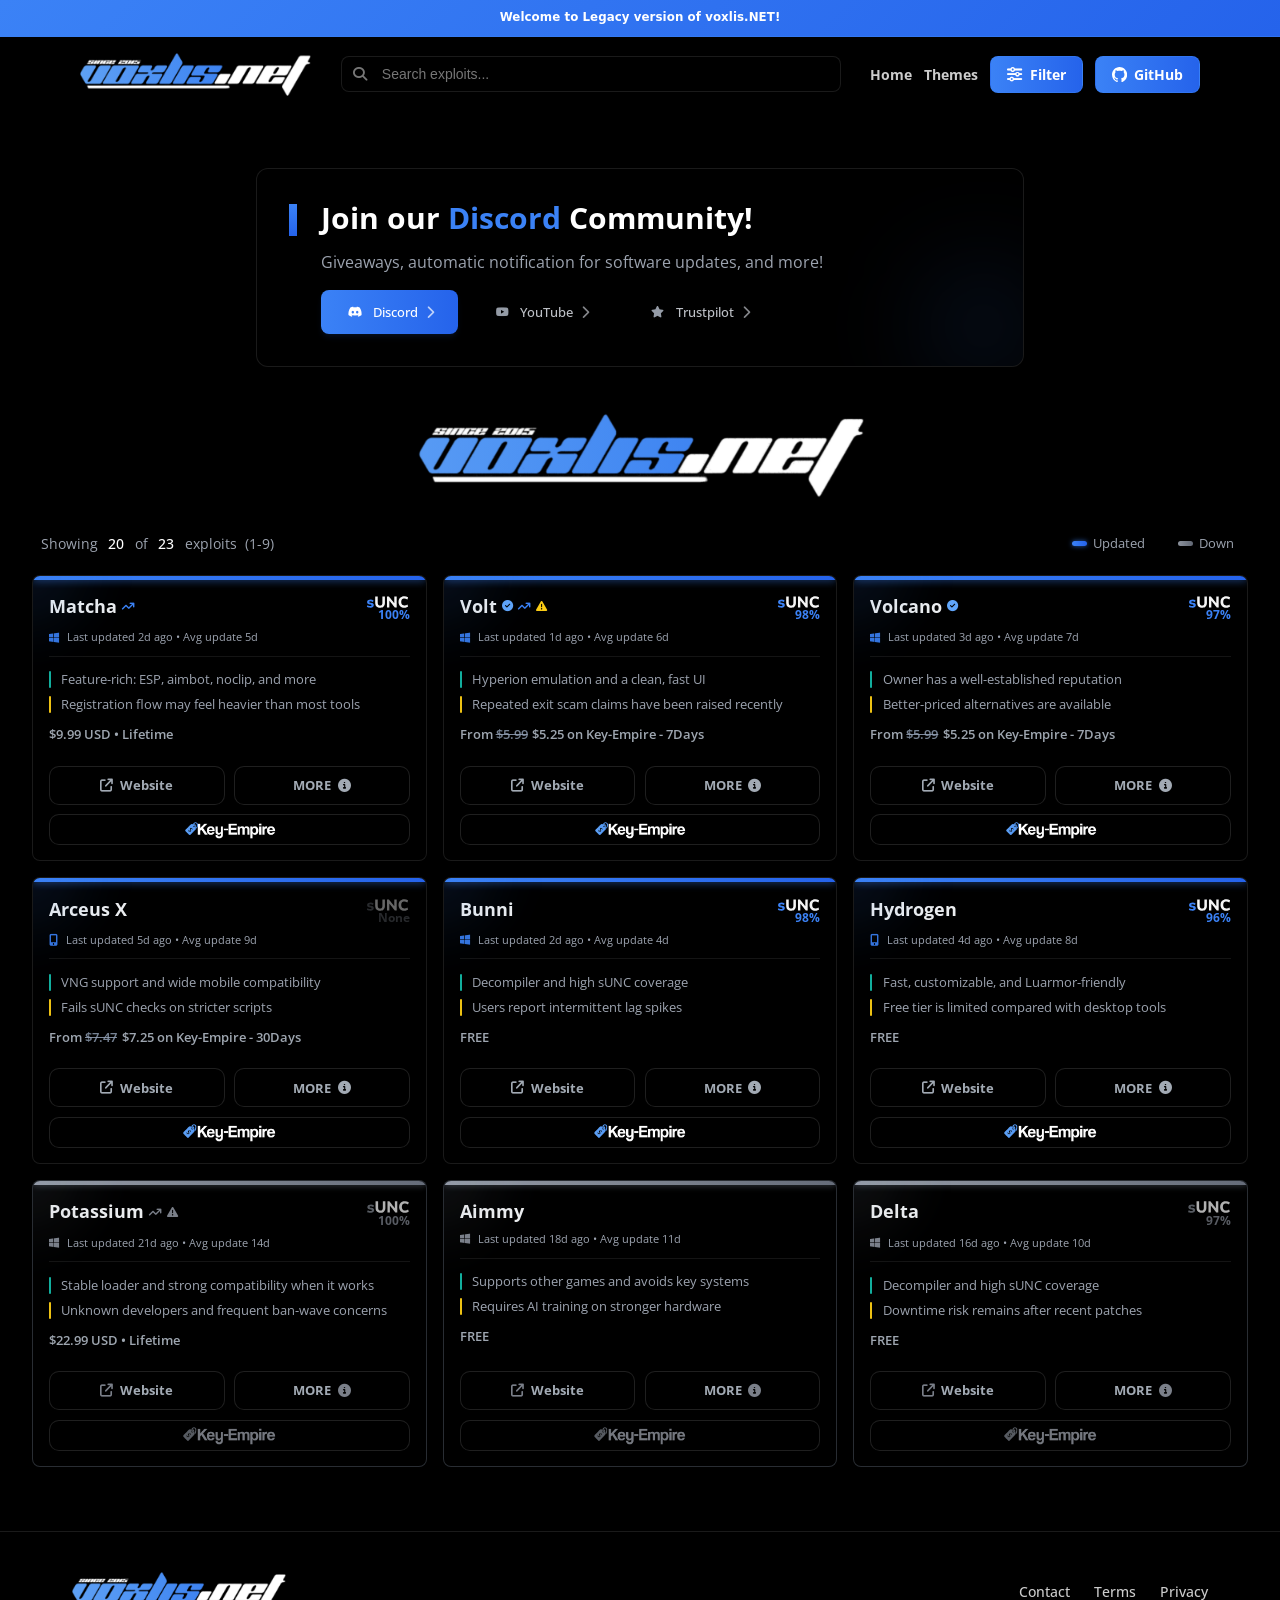
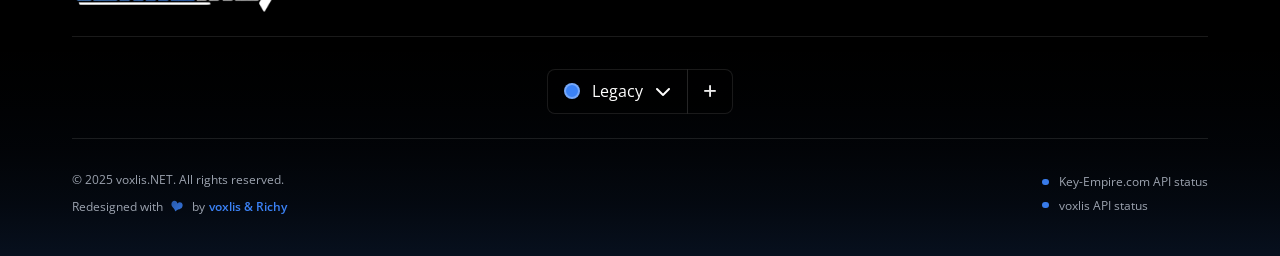
<file: index.html>
<!DOCTYPE html>
<html lang="en">
<head>
<meta charset="UTF-8">
<meta name="viewport" content="width=device-width, initial-scale=1.0">
<title>voxlis</title>

<link rel="stylesheet" href="global.css">
<link rel="stylesheet" href="src/components/navbar/navbar.css">
<link rel="stylesheet" href="src/components/filter/filter.css">
<link rel="stylesheet" href="src/components/layout/layout.css">
<link rel="stylesheet" href="src/components/promo/promo.css">
<link rel="stylesheet" href="src/components/featured/featured.css">
<link rel="stylesheet" href="src/components/cards/cards.css">
<link rel="stylesheet" href="src/components/footer/footer.css">
<link rel="stylesheet" href="src/components/custom-theme/custom-theme.css">
<link rel="stylesheet" href="src/shared/site-toast.css">

<link rel="stylesheet" href="https://cdnjs.cloudflare.com/ajax/libs/font-awesome/6.5.1/css/all.min.css">
</head>

<body>

<div id="navbarMount"></div>
<div id="filterMount"></div>

<main class="cntr main-lyt">
  <aside class="layout-left" aria-label="Left featured ads">
    <div id="featuredMountLeft"></div>
    <div id="featuredMountLeftSecondary"></div>
  </aside>
  <section class="layout-center">
    <div id="promoMount"></div>
    <div id="cardsMount"></div>
  </section>
  <aside class="layout-right" aria-label="Featured ads">
    <div id="featuredMount"></div>
    <div id="featuredMountSecondary"></div>
  </aside>
</main>

<div id="footerMount"></div>

<script src="src/components/navbar/navbar.js"></script>
<script src="src/components/filter/filter.js"></script>
<script src="src/components/featured/featured.js"></script>
<script src="src/components/footer/footer.js"></script>
<script src="src/components/custom-theme/custom-theme.js"></script>
<script src="src/shared/site-toast.js"></script>
<script src="src/main.js"></script>

</body>
</html>
</file>
<file: global.css>
@import url("https://fonts.googleapis.com/css2?family=Open+Sans:wght@600;700&display=swap");

:root {
  --bg: #000000;
  --fg: #ffffff;
  --crd-bg: rgba(0, 0, 0, 0.4);
  --crd-bdr: rgba(255, 255, 255, 0.1);
  --crd-hvr: rgba(59, 130, 246, 0.2);
  --prim: #3b82f6;
  --prim-hvr: #2563eb;
  --prim-grd: linear-gradient(to right, #3b82f6, #2563eb);
  --prim-glw: rgba(59, 130, 246, 0.5);
  --sec: rgba(0, 0, 0, 0.3);
  --sec-bdr: rgba(255, 255, 255, 0.1);
  --sec-hvr: rgba(59, 130, 246, 0.1);
  --sec-hvr-bdr: rgba(59, 130, 246, 0.5);
  --txt-mut: rgba(156, 163, 175, 1);
  --theme-color: #3b82f6;
  --footer-bg: rgba(0, 0, 0, 0.8);
  --footer-border: rgba(255, 255, 255, 0.1);
  --footer-text: rgba(209, 213, 219, 1);
  --footer-muted: rgba(156, 163, 175, 1);
  --footer-max-width: 1200px;
  --footer-horizontal-padding: 2rem;
  --footer-padding-block: 2.5rem;
  --footer-section-gap: 2rem;
  --footer-section-divider-spacing: 1.5rem;
  --footer-overlay-gradient: linear-gradient(
    to top,
    rgba(var(--prim-rgb), 0.12) 0%,
    rgba(var(--prim-rgb), 0.065) 16%,
    rgba(var(--prim-rgb), 0.03) 32%,
    rgba(var(--prim-rgb), 0.012) 48%,
    rgba(var(--prim-rgb), 0) 66%
  );
  --footer-logo-height: 40px;
  --footer-logo-height-mobile: 32px;
  --footer-link-gap: 1.5rem;
  --footer-theme-control-height: 2.85rem;
  --footer-theme-control-height-mobile: 2.7rem;
  --footer-theme-menu-shadow: 0 -10px 25px rgba(0, 0, 0, 0.3);
  --footer-theme-option-hover-background: rgba(255, 255, 255, 0.1);
  --footer-theme-option-selected-background: rgba(255, 255, 255, 0.05);
  --footer-theme-swatch-size: 1rem;
  --footer-theme-swatch-border: rgba(255, 255, 255, 0.3);
  --footer-theme-swatch-default: var(--theme-color);
  --footer-theme-highlight-shadow:
    0 0 0 1px rgba(var(--prim-rgb), 0.44),
    0 0 1.25rem rgba(var(--prim-rgb), 0.28),
    0 0 2.5rem rgba(var(--prim-rgb), 0.18);
  --footer-heart-size: 1.24rem;
  --footer-heart-fill: linear-gradient(
    135deg,
    rgba(var(--prim-rgb), 0.5) 0%,
    rgba(var(--prim-rgb), 0.72) 34%,
    var(--prim) 100%
  );
  --footer-credit-color: var(--prim);
  --footer-meta-text-size: 0.75rem;
  --footer-status-gap: 0.4rem;
  --footer-status-dot-size: 0.4rem;
  --footer-status-live-color: rgba(var(--prim-rgb), 0.95);
  --footer-status-muted-color: rgba(148, 163, 184, 0.9);
  --social-hover: #3b82f6;
  --card-hover: #3b82f6;
  --ad-color: #3b82f6;
  --ad2-color: #3b82f6;
  --ad3-color: linear-gradient(90deg, #3b82f6, #2563eb);
  --inp-color: #3b82f6;
  --inp2-color: rgba(59, 130, 246, 0.5);
  --lbl-color: #3b82f6;
  --lbl2-color: white;
  --checkbx-color: rgba(59, 130, 246, 0.1);
  --checkbx2-color: rgba(59, 130, 246, 0.3);
  --prim-rgb: 59, 130, 246;
  --bg-gradient: linear-gradient(to bottom, rgba(0, 0, 0, 0.4), transparent, rgba(0, 0, 0, 0.6));
  --warning-bg: linear-gradient(135deg, #3b82f6, #2563eb);
  --bdg-b-color: rgba(59, 130, 246, 0.1);
  --bdg-color: rgba(59, 130, 246, 0.3);
  --link-muted: rgba(255, 255, 255, 0.8);
  --srch-dflt: rgb(133, 133, 133);
  --srch-dflt-dyn: light-dark(rgb(118, 118, 118), rgb(133, 133, 133));
  --smooth-ease: cubic-bezier(0.65, 0, 0.35, 1);
  --smooth-duration: 0.45s;
  --blur-overlay: 0px;
  --blur-panel: 0px;
  --blur-strong: 0px;
  --blur-flash-start: 0px;
  --blur-flash-end: 0px;
  --rad: 0.5rem;
  --hdr-h: 4rem;
  --mob-panel-pad: 0.6rem;
  --mob-quick-gap: 0.55rem;
  --mob-quick-icon-size: 1.4rem;
  --mob-quick-icon-font: 1rem;
  --mob-quick-solid-size: 2.25rem;
  --mob-quick-solid-radius: 0.5rem;
  --navbar-height: var(--hdr-h);
  --navbar-background: #000000;
  --navbar-scrolled-border: rgba(255, 255, 255, 0.05);
  --navbar-scroll-flash-gradient: linear-gradient(
    90deg,
    transparent 0%,
    rgba(255, 255, 255, 0.72) 6%,
    rgba(255, 255, 255, 0.98) 14%,
    rgba(255, 255, 255, 0.98) 86%,
    rgba(255, 255, 255, 0.72) 94%,
    transparent 100%
  );
  --navbar-search-max-width: 500px;
  --navbar-search-background: rgba(0, 0, 0, 0.3);
  --navbar-search-background-focus: rgba(0, 0, 0, 0.5);
  --navbar-search-clear-color: var(--txt-mut);
  --navbar-button-background: rgba(255, 255, 255, 0.05);
  --navbar-button-accent-background: var(--prim-grd);
  --navbar-button-accent-border: var(--sec-hvr-bdr);
  --navbar-button-hover-shadow: var(--prim-glow-shadow);
  --navbar-mobile-panel-padding: var(--mob-panel-pad);
  --navbar-mobile-quick-gap: var(--mob-quick-gap);
  --navbar-mobile-quick-icon-size: var(--mob-quick-icon-size);
  --navbar-mobile-quick-icon-font-size: var(--mob-quick-icon-font);
  --navbar-mobile-quick-accent-size: var(--mob-quick-solid-size);
  --navbar-mobile-quick-accent-radius: var(--mob-quick-solid-radius);
  --navbar-mobile-toggle-background: rgba(255, 255, 255, 0.04);
  --navbar-mobile-toggle-background-hover: rgba(255, 255, 255, 0.1);
  --navbar-mobile-panel-background: var(--bg);
  --navbar-mobile-menu-shadow: 0 14px 28px rgba(0, 0, 0, 0.45);
  --navbar-mobile-link-background: rgba(255, 255, 255, 0.03);
  --navbar-mobile-link-accent-background: var(--sec-hvr);
  --navbar-warning-background: var(--warning-bg);
  --navbar-warning-shadow: 0 6px 20px rgba(0, 0, 0, 0.35);
  --filter-overlay-background: linear-gradient(
    90deg,
    rgba(0, 0, 0, 0.58) 0%,
    rgba(0, 0, 0, 0.5) 56%,
    rgba(0, 0, 0, 0.42) calc(100% - 460px),
    rgba(0, 0, 0, 0.2) 100%
  );
  --filter-panel-background: rgba(0, 0, 0, 0.95);
  --filter-panel-border: var(--sec-bdr);
  --filter-panel-max-width: 400px;
  --filter-panel-padding: 1.5rem;
  --filter-section-spacing: 1.5rem;
  --filter-section-title-color: rgba(209, 213, 219, 1);
  --filter-section-dot-fill: var(--prim);
  --filter-close-color: rgba(203, 213, 225, 0.82);
  --filter-close-color-hover: rgba(248, 250, 252, 0.96);
  --filter-option-background: rgba(0, 0, 0, 0.3);
  --filter-option-border: var(--sec-bdr);
  --filter-option-background-active: var(--sec-hvr);
  --filter-option-border-active: var(--sec-hvr-bdr);
  --filter-option-text-active: var(--prim);
  --filter-checkbox-background: rgba(255, 255, 255, 0.1);
  --filter-checkbox-border: rgba(255, 255, 255, 0.2);
  --filter-checkbox-background-hover: var(--checkbx-color);
  --filter-checkbox-border-hover: var(--checkbx2-color);
  --filter-dropdown-option-hover-background: rgba(255, 255, 255, 0.1);
  --filter-dropdown-option-selected-background: rgba(var(--prim-rgb), 0.2);
  --filter-reset-background: transparent;
  --filter-reset-border: var(--sec-bdr);
  --filter-reset-border-hover: var(--sec-hvr-bdr);
  --filter-reset-color: var(--fg);
  --filter-apply-background: var(--prim-grd);
  --surface-control-bg: rgba(0, 0, 0, 0.5);
  --surface-control-bg-hover: rgba(0, 0, 0, 0.7);
  --surface-overlay-bg: rgba(0, 0, 0, 0.95);
  --prim-glow-shadow: 0 0 0.45rem rgba(var(--prim-rgb), 0.7), 0 0 1rem rgba(var(--prim-rgb), 0.55);
  --featured-section-spacing: 1rem;
  --featured-hide-duration: 220ms;
  --featured-card-max-width: 400px;
  --featured-card-background: var(--crd-bg);
  --featured-card-border: var(--crd-bdr);
  --featured-card-radius: 0.75rem;
  --featured-card-header-padding: 0.625rem 0.9375rem;
  --featured-card-header-border: rgba(255, 255, 255, 0.1);
  --featured-card-body-padding: 0.9375rem;
  --featured-card-accent-height: 0.25rem;
  --featured-card-accent-fill: var(--prim-grd);
  --featured-title-font-size: 1rem;
  --featured-title-color: #ffffff;
  --featured-title-letter-spacing: 1px;
  --featured-action-color: rgba(255, 255, 255, 0.7);
  --featured-action-hover-color: var(--fg);
  --featured-image-background: rgba(0, 0, 0, 0.2);
  --featured-image-radius: 0.5rem;
  --featured-overlay-fill: linear-gradient(90deg, #60a5fa 0%, #3b82f6 46%, #ffffff 100%);
  --featured-overlay-opacity: 0.98;
  --featured-overlay-mask: url("/assets/featured/overlay-voxlis.png");
  --banner-overlay-fill: linear-gradient(90deg, #60a5fa 0%, #3b82f6 70%, #2563eb 100%);
  --banner-overlay-opacity: 0.98;
  --banner-overlay-mask: url("/assets/banner/voxlis-banner.png");
  --header-overlay-fill: linear-gradient(90deg, #60a5fa 0%, #3b82f6 70%, #2563eb 100%);
  --header-overlay-opacity: 0.98;
  --header-overlay-mask: url("/assets/header/voxlis-banner.png");
  --sponsor-overlay-mask: url("/assets/logo/keyempire-logo.png");
  --footer-heart-mask: url("/assets/ads/heart.svg");
  --shd: 0 10px 25px rgba(0, 0, 0, 0.2);
  --shd-hvr: 0 15px 30px rgba(0, 0, 0, 0.3);
  --hero-width: 48rem;
  --promo-hero-max-width: var(--hero-width);
  --promo-text-max-width: 36rem;
  --promo-card-padding: clamp(1.4rem, 3.2vw, 2rem);
  --promo-card-blur: 8px;
  --promo-grid-fill: linear-gradient(to right, rgba(var(--prim-rgb), 0.05), transparent);
  --promo-glow-size: 8rem;
  --promo-glow-offset: -1.5rem;
  --promo-glow-fill: rgba(var(--prim-rgb), 0.1);
  --promo-glow-blur: 3rem;
  --promo-accent-width: 0.5rem;
  --promo-accent-height: 2.05rem;
  --promo-accent-fill: linear-gradient(to bottom, var(--prim), var(--prim-hvr));
  --promo-accent-gap: 1.5rem;
  --promo-accent-offset-top: 0.15rem;
  --promo-title-accent: var(--prim);
  --promo-description: var(--txt-mut);
  --promo-button-gap: 0.65rem;
  --promo-button-fill: var(--prim-grd);
  --promo-button-text: #ffffff;
  --promo-button-padding: 0.75rem 1.5rem;
  --promo-button-shadow: 0 4px 6px -1px rgba(var(--prim-rgb), 0.1), 0 2px 4px -1px rgba(var(--prim-rgb), 0.05);
  --promo-button-hover-shadow: var(--prim-glow-shadow);
  --promo-button-icon-fill: var(--prim);
  --promo-button-icon-color: #ffffff;
  --promo-button-icon-radius: 0.25rem;
  --promo-button-shine: radial-gradient(circle, rgba(255, 255, 255, 0.3) 0%, transparent 70%);
  --promo-muted-button-text: rgba(209, 213, 219, 0.9);
  --promo-muted-button-icon: rgba(156, 163, 175, 0.95);
  --promo-banner-max-width: 600px;
}

:root[data-theme="blue"] {
  --crd-hvr: rgba(59, 130, 246, 0.2);
  --prim: #3b82f6;
  --prim-hvr: #2563eb;
  --prim-grd: linear-gradient(to right, #3b82f6, #2563eb);
  --prim-glw: rgba(59, 130, 246, 0.5);
  --sec-hvr: rgba(59, 130, 246, 0.1);
  --sec-hvr-bdr: rgba(59, 130, 246, 0.5);
  --theme-color: #3b82f6;
  --social-hover: #3b82f6;
  --card-hover: #3b82f6;
  --ad-color: #3b82f6;
  --ad2-color: #3b82f6;
  --ad3-color: linear-gradient(90deg, #3b82f6, #2563eb);
  --inp-color: #3b82f6;
  --inp2-color: rgba(59, 130, 246, 0.5);
  --lbl-color: #3b82f6;
  --checkbx-color: rgba(59, 130, 246, 0.1);
  --checkbx2-color: rgba(59, 130, 246, 0.3);
  --prim-rgb: 59, 130, 246;
  --warning-bg: linear-gradient(135deg, #3b82f6, #2563eb);
  --bdg-b-color: rgba(59, 130, 246, 0.1);
  --bdg-color: rgba(59, 130, 246, 0.3);
  --featured-overlay-fill: linear-gradient(90deg, #60a5fa 0%, #3b82f6 46%, #ffffff 100%);
  --banner-overlay-fill: linear-gradient(90deg, #60a5fa 0%, #3b82f6 70%, #2563eb 100%);
  --header-overlay-fill: linear-gradient(90deg, #60a5fa 0%, #3b82f6 70%, #2563eb 100%);
}

:root[data-theme="red"] {
  --crd-hvr: rgba(239, 68, 68, 0.2);
  --prim: #ef4444;
  --prim-hvr: #dc2626;
  --prim-grd: linear-gradient(to right, #ef4444, #dc2626);
  --prim-glw: rgba(239, 68, 68, 0.5);
  --sec-hvr: rgba(239, 68, 68, 0.1);
  --sec-hvr-bdr: rgba(239, 68, 68, 0.5);
  --theme-color: #ef4444;
  --social-hover: #ef4444;
  --card-hover: #ef4444;
  --ad-color: #ef4444;
  --ad2-color: #ef4444;
  --ad3-color: linear-gradient(90deg, #ef4444, #dc2626);
  --inp-color: #ef4444;
  --inp2-color: rgba(239, 68, 68, 0.5);
  --lbl-color: #ef4444;
  --checkbx-color: rgba(239, 68, 68, 0.1);
  --checkbx2-color: rgba(239, 68, 68, 0.3);
  --prim-rgb: 239, 68, 68;
  --warning-bg: linear-gradient(135deg, #ef4444, #dc2626);
  --bdg-b-color: rgba(239, 68, 68, 0.1);
  --bdg-color: rgba(239, 68, 68, 0.3);
  --featured-overlay-fill: linear-gradient(90deg, #f87171 0%, #ef4444 46%, #ffffff 100%);
  --banner-overlay-fill: linear-gradient(90deg, #f87171 0%, #ef4444 70%, #dc2626 100%);
  --header-overlay-fill: linear-gradient(90deg, #f87171 0%, #ef4444 70%, #dc2626 100%);
}

:root[data-theme="purple"] {
  --crd-hvr: rgba(139, 92, 246, 0.2);
  --prim: #8b5cf6;
  --prim-hvr: #7c3aed;
  --prim-grd: linear-gradient(to right, #8b5cf6, #7c3aed);
  --prim-glw: rgba(139, 92, 246, 0.5);
  --sec-hvr: rgba(139, 92, 246, 0.1);
  --sec-hvr-bdr: rgba(139, 92, 246, 0.5);
  --theme-color: #8b5cf6;
  --social-hover: #8b5cf6;
  --card-hover: #8b5cf6;
  --ad-color: #8b5cf6;
  --ad2-color: #8b5cf6;
  --ad3-color: linear-gradient(90deg, #8b5cf6, #7c3aed);
  --inp-color: #8b5cf6;
  --inp2-color: rgba(139, 92, 246, 0.5);
  --lbl-color: #8b5cf6;
  --checkbx-color: rgba(139, 92, 246, 0.1);
  --checkbx2-color: rgba(139, 92, 246, 0.3);
  --prim-rgb: 139, 92, 246;
  --warning-bg: linear-gradient(135deg, #8b5cf6, #7c3aed);
  --bdg-b-color: rgba(139, 92, 246, 0.1);
  --bdg-color: rgba(139, 92, 246, 0.3);
  --featured-overlay-fill: linear-gradient(90deg, #a78bfa 0%, #8b5cf6 46%, #ffffff 100%);
  --banner-overlay-fill: linear-gradient(90deg, #c4b5fd 0%, #8b5cf6 70%, #7c3aed 100%);
  --header-overlay-fill: linear-gradient(90deg, #c4b5fd 0%, #8b5cf6 70%, #7c3aed 100%);
}

:root[data-theme="green"] {
  --crd-hvr: rgba(16, 185, 129, 0.2);
  --prim: #10b981;
  --prim-hvr: #059669;
  --prim-grd: linear-gradient(to right, #10b981, #059669);
  --prim-glw: rgba(16, 185, 129, 0.5);
  --sec-hvr: rgba(16, 185, 129, 0.1);
  --sec-hvr-bdr: rgba(16, 185, 129, 0.5);
  --theme-color: #10b981;
  --social-hover: #10b981;
  --card-hover: #10b981;
  --ad-color: #10b981;
  --ad2-color: #10b981;
  --ad3-color: linear-gradient(90deg, #10b981, #059669);
  --inp-color: #10b981;
  --inp2-color: rgba(16, 185, 129, 0.5);
  --lbl-color: #10b981;
  --checkbx-color: rgba(16, 185, 129, 0.1);
  --checkbx2-color: rgba(16, 185, 129, 0.3);
  --prim-rgb: 16, 185, 129;
  --warning-bg: linear-gradient(135deg, #10b981, #059669);
  --bdg-b-color: rgba(16, 185, 129, 0.1);
  --bdg-color: rgba(16, 185, 129, 0.3);
  --featured-overlay-fill: linear-gradient(90deg, #34d399 0%, #10b981 46%, #ffffff 100%);
  --banner-overlay-fill: linear-gradient(90deg, #6ee7b7 0%, #10b981 70%, #059669 100%);
  --header-overlay-fill: linear-gradient(90deg, #6ee7b7 0%, #10b981 70%, #059669 100%);
}

:root[data-theme="orange"] {
  --crd-hvr: rgba(245, 158, 11, 0.2);
  --prim: #f59e0b;
  --prim-hvr: #d97706;
  --prim-grd: linear-gradient(to right, #f59e0b, #d97706);
  --prim-glw: rgba(245, 158, 11, 0.5);
  --sec-hvr: rgba(245, 158, 11, 0.1);
  --sec-hvr-bdr: rgba(245, 158, 11, 0.5);
  --theme-color: #f59e0b;
  --social-hover: #f59e0b;
  --card-hover: #f59e0b;
  --ad-color: #f59e0b;
  --ad2-color: #f59e0b;
  --ad3-color: linear-gradient(90deg, #f59e0b, #d97706);
  --inp-color: #f59e0b;
  --inp2-color: rgba(245, 158, 11, 0.5);
  --lbl-color: #f59e0b;
  --checkbx-color: rgba(245, 158, 11, 0.1);
  --checkbx2-color: rgba(245, 158, 11, 0.3);
  --prim-rgb: 245, 158, 11;
  --warning-bg: linear-gradient(135deg, #f59e0b, #d97706);
  --bdg-b-color: rgba(245, 158, 11, 0.1);
  --bdg-color: rgba(245, 158, 11, 0.3);
  --featured-overlay-fill: linear-gradient(90deg, #fbbf24 0%, #f59e0b 46%, #ffffff 100%);
  --banner-overlay-fill: linear-gradient(90deg, #fcd34d 0%, #f59e0b 70%, #d97706 100%);
  --header-overlay-fill: linear-gradient(90deg, #fcd34d 0%, #f59e0b 70%, #d97706 100%);
}

:root[data-theme="cyan"] {
  --crd-hvr: rgba(6, 182, 212, 0.2);
  --prim: #06b6d4;
  --prim-hvr: #0891b2;
  --prim-grd: linear-gradient(to right, #06b6d4, #0891b2);
  --prim-glw: rgba(6, 182, 212, 0.5);
  --sec-hvr: rgba(6, 182, 212, 0.1);
  --sec-hvr-bdr: rgba(6, 182, 212, 0.5);
  --theme-color: #06b6d4;
  --social-hover: #06b6d4;
  --card-hover: #06b6d4;
  --ad-color: #06b6d4;
  --ad2-color: #06b6d4;
  --ad3-color: linear-gradient(90deg, #06b6d4, #0891b2);
  --inp-color: #06b6d4;
  --inp2-color: rgba(6, 182, 212, 0.5);
  --lbl-color: #06b6d4;
  --checkbx-color: rgba(6, 182, 212, 0.1);
  --checkbx2-color: rgba(6, 182, 212, 0.3);
  --prim-rgb: 6, 182, 212;
  --warning-bg: linear-gradient(135deg, #06b6d4, #0891b2);
  --bdg-b-color: rgba(6, 182, 212, 0.1);
  --bdg-color: rgba(6, 182, 212, 0.3);
  --featured-overlay-fill: linear-gradient(90deg, #67e8f9 0%, #06b6d4 46%, #ffffff 100%);
  --banner-overlay-fill: linear-gradient(90deg, #67e8f9 0%, #06b6d4 70%, #0891b2 100%);
  --header-overlay-fill: linear-gradient(90deg, #67e8f9 0%, #06b6d4 70%, #0891b2 100%);
}

:root[data-theme="teal"] {
  --crd-hvr: rgba(20, 184, 166, 0.2);
  --prim: #14b8a6;
  --prim-hvr: #0f766e;
  --prim-grd: linear-gradient(to right, #14b8a6, #0f766e);
  --prim-glw: rgba(20, 184, 166, 0.5);
  --sec-hvr: rgba(20, 184, 166, 0.1);
  --sec-hvr-bdr: rgba(20, 184, 166, 0.5);
  --theme-color: #14b8a6;
  --social-hover: #14b8a6;
  --card-hover: #14b8a6;
  --ad-color: #14b8a6;
  --ad2-color: #14b8a6;
  --ad3-color: linear-gradient(90deg, #14b8a6, #0f766e);
  --inp-color: #14b8a6;
  --inp2-color: rgba(20, 184, 166, 0.5);
  --lbl-color: #14b8a6;
  --checkbx-color: rgba(20, 184, 166, 0.1);
  --checkbx2-color: rgba(20, 184, 166, 0.3);
  --prim-rgb: 20, 184, 166;
  --warning-bg: linear-gradient(135deg, #14b8a6, #0f766e);
  --bdg-b-color: rgba(20, 184, 166, 0.1);
  --bdg-color: rgba(20, 184, 166, 0.3);
  --featured-overlay-fill: linear-gradient(90deg, #5eead4 0%, #14b8a6 46%, #ffffff 100%);
  --banner-overlay-fill: linear-gradient(90deg, #99f6e4 0%, #14b8a6 70%, #0f766e 100%);
  --header-overlay-fill: linear-gradient(90deg, #99f6e4 0%, #14b8a6 70%, #0f766e 100%);
}

:root[data-theme="indigo"] {
  --crd-hvr: rgba(99, 102, 241, 0.2);
  --prim: #6366f1;
  --prim-hvr: #4f46e5;
  --prim-grd: linear-gradient(to right, #6366f1, #4f46e5);
  --prim-glw: rgba(99, 102, 241, 0.5);
  --sec-hvr: rgba(99, 102, 241, 0.1);
  --sec-hvr-bdr: rgba(99, 102, 241, 0.5);
  --theme-color: #6366f1;
  --social-hover: #6366f1;
  --card-hover: #6366f1;
  --ad-color: #6366f1;
  --ad2-color: #6366f1;
  --ad3-color: linear-gradient(90deg, #6366f1, #4f46e5);
  --inp-color: #6366f1;
  --inp2-color: rgba(99, 102, 241, 0.5);
  --lbl-color: #6366f1;
  --checkbx-color: rgba(99, 102, 241, 0.1);
  --checkbx2-color: rgba(99, 102, 241, 0.3);
  --prim-rgb: 99, 102, 241;
  --warning-bg: linear-gradient(135deg, #6366f1, #4f46e5);
  --bdg-b-color: rgba(99, 102, 241, 0.1);
  --bdg-color: rgba(99, 102, 241, 0.3);
  --featured-overlay-fill: linear-gradient(90deg, #a5b4fc 0%, #6366f1 46%, #ffffff 100%);
  --banner-overlay-fill: linear-gradient(90deg, #c7d2fe 0%, #6366f1 70%, #4338ca 100%);
  --header-overlay-fill: linear-gradient(90deg, #c7d2fe 0%, #6366f1 70%, #4338ca 100%);
}

:root[data-theme="pink"] {
  --crd-hvr: rgba(236, 72, 153, 0.2);
  --prim: #ec4899;
  --prim-hvr: #db2777;
  --prim-grd: linear-gradient(to right, #ec4899, #db2777);
  --prim-glw: rgba(236, 72, 153, 0.5);
  --sec-hvr: rgba(236, 72, 153, 0.1);
  --sec-hvr-bdr: rgba(236, 72, 153, 0.5);
  --theme-color: #ec4899;
  --social-hover: #ec4899;
  --card-hover: #ec4899;
  --ad-color: #ec4899;
  --ad2-color: #ec4899;
  --ad3-color: linear-gradient(90deg, #ec4899, #db2777);
  --inp-color: #ec4899;
  --inp2-color: rgba(236, 72, 153, 0.5);
  --lbl-color: #ec4899;
  --checkbx-color: rgba(236, 72, 153, 0.1);
  --checkbx2-color: rgba(236, 72, 153, 0.3);
  --prim-rgb: 236, 72, 153;
  --warning-bg: linear-gradient(135deg, #ec4899, #db2777);
  --bdg-b-color: rgba(236, 72, 153, 0.1);
  --bdg-color: rgba(236, 72, 153, 0.3);
  --featured-overlay-fill: linear-gradient(90deg, #f9a8d4 0%, #ec4899 46%, #ffffff 100%);
  --banner-overlay-fill: linear-gradient(90deg, #fbcfe8 0%, #ec4899 70%, #db2777 100%);
  --header-overlay-fill: linear-gradient(90deg, #fbcfe8 0%, #ec4899 70%, #db2777 100%);
}

:root[data-theme="rose"] {
  --crd-hvr: rgba(244, 63, 94, 0.2);
  --prim: #f43f5e;
  --prim-hvr: #e11d48;
  --prim-grd: linear-gradient(to right, #f43f5e, #e11d48);
  --prim-glw: rgba(244, 63, 94, 0.5);
  --sec-hvr: rgba(244, 63, 94, 0.1);
  --sec-hvr-bdr: rgba(244, 63, 94, 0.5);
  --theme-color: #f43f5e;
  --social-hover: #f43f5e;
  --card-hover: #f43f5e;
  --ad-color: #f43f5e;
  --ad2-color: #f43f5e;
  --ad3-color: linear-gradient(90deg, #f43f5e, #e11d48);
  --inp-color: #f43f5e;
  --inp2-color: rgba(244, 63, 94, 0.5);
  --lbl-color: #f43f5e;
  --checkbx-color: rgba(244, 63, 94, 0.1);
  --checkbx2-color: rgba(244, 63, 94, 0.3);
  --prim-rgb: 244, 63, 94;
  --warning-bg: linear-gradient(135deg, #f43f5e, #e11d48);
  --bdg-b-color: rgba(244, 63, 94, 0.1);
  --bdg-color: rgba(244, 63, 94, 0.3);
  --featured-overlay-fill: linear-gradient(90deg, #fda4af 0%, #f43f5e 46%, #ffffff 100%);
  --banner-overlay-fill: linear-gradient(90deg, #fecdd3 0%, #f43f5e 70%, #e11d48 100%);
  --header-overlay-fill: linear-gradient(90deg, #fecdd3 0%, #f43f5e 70%, #e11d48 100%);
}

:root[data-theme="amber"] {
  --crd-hvr: rgba(245, 158, 11, 0.2);
  --prim: #f59e0b;
  --prim-hvr: #d97706;
  --prim-grd: linear-gradient(to right, #f59e0b, #d97706);
  --prim-glw: rgba(245, 158, 11, 0.5);
  --sec-hvr: rgba(245, 158, 11, 0.1);
  --sec-hvr-bdr: rgba(245, 158, 11, 0.5);
  --theme-color: #f59e0b;
  --social-hover: #f59e0b;
  --card-hover: #f59e0b;
  --ad-color: #f59e0b;
  --ad2-color: #f59e0b;
  --ad3-color: linear-gradient(90deg, #f59e0b, #d97706);
  --inp-color: #f59e0b;
  --inp2-color: rgba(245, 158, 11, 0.5);
  --lbl-color: #f59e0b;
  --checkbx-color: rgba(245, 158, 11, 0.1);
  --checkbx2-color: rgba(245, 158, 11, 0.3);
  --prim-rgb: 245, 158, 11;
  --warning-bg: linear-gradient(135deg, #f59e0b, #d97706);
  --bdg-b-color: rgba(245, 158, 11, 0.1);
  --bdg-color: rgba(245, 158, 11, 0.3);
  --featured-overlay-fill: linear-gradient(90deg, #fcd34d 0%, #f59e0b 46%, #ffffff 100%);
  --banner-overlay-fill: linear-gradient(90deg, #fde68a 0%, #f59e0b 70%, #d97706 100%);
  --header-overlay-fill: linear-gradient(90deg, #fde68a 0%, #f59e0b 70%, #d97706 100%);
}

:root[data-theme="lime"] {
  --crd-hvr: rgba(132, 204, 22, 0.2);
  --prim: #84cc16;
  --prim-hvr: #65a30d;
  --prim-grd: linear-gradient(to right, #84cc16, #65a30d);
  --prim-glw: rgba(132, 204, 22, 0.5);
  --sec-hvr: rgba(132, 204, 22, 0.1);
  --sec-hvr-bdr: rgba(132, 204, 22, 0.5);
  --theme-color: #84cc16;
  --social-hover: #84cc16;
  --card-hover: #84cc16;
  --ad-color: #84cc16;
  --ad2-color: #84cc16;
  --ad3-color: linear-gradient(90deg, #84cc16, #65a30d);
  --inp-color: #84cc16;
  --inp2-color: rgba(132, 204, 22, 0.5);
  --lbl-color: #84cc16;
  --checkbx-color: rgba(132, 204, 22, 0.1);
  --checkbx2-color: rgba(132, 204, 22, 0.3);
  --prim-rgb: 132, 204, 22;
  --warning-bg: linear-gradient(135deg, #84cc16, #65a30d);
  --bdg-b-color: rgba(132, 204, 22, 0.1);
  --bdg-color: rgba(132, 204, 22, 0.3);
  --featured-overlay-fill: linear-gradient(90deg, #bef264 0%, #84cc16 46%, #ffffff 100%);
  --banner-overlay-fill: linear-gradient(90deg, #d9f99d 0%, #84cc16 70%, #65a30d 100%);
  --header-overlay-fill: linear-gradient(90deg, #d9f99d 0%, #84cc16 70%, #65a30d 100%);
}

:root[data-theme="emerald"] {
  --crd-hvr: rgba(16, 185, 129, 0.2);
  --prim: #10b981;
  --prim-hvr: #059669;
  --prim-grd: linear-gradient(to right, #10b981, #059669);
  --prim-glw: rgba(16, 185, 129, 0.5);
  --sec-hvr: rgba(16, 185, 129, 0.1);
  --sec-hvr-bdr: rgba(16, 185, 129, 0.5);
  --theme-color: #10b981;
  --social-hover: #10b981;
  --card-hover: #10b981;
  --ad-color: #10b981;
  --ad2-color: #10b981;
  --ad3-color: linear-gradient(90deg, #10b981, #059669);
  --inp-color: #10b981;
  --inp2-color: rgba(16, 185, 129, 0.5);
  --lbl-color: #10b981;
  --checkbx-color: rgba(16, 185, 129, 0.1);
  --checkbx2-color: rgba(16, 185, 129, 0.3);
  --prim-rgb: 16, 185, 129;
  --warning-bg: linear-gradient(135deg, #10b981, #059669);
  --bdg-b-color: rgba(16, 185, 129, 0.1);
  --bdg-color: rgba(16, 185, 129, 0.3);
  --featured-overlay-fill: linear-gradient(90deg, #6ee7b7 0%, #10b981 46%, #ffffff 100%);
  --banner-overlay-fill: linear-gradient(90deg, #a7f3d0 0%, #10b981 70%, #059669 100%);
  --header-overlay-fill: linear-gradient(90deg, #a7f3d0 0%, #10b981 70%, #059669 100%);
}

:root[data-theme="sky"] {
  --crd-hvr: rgba(14, 165, 233, 0.2);
  --prim: #0ea5e9;
  --prim-hvr: #0284c7;
  --prim-grd: linear-gradient(to right, #0ea5e9, #0284c7);
  --prim-glw: rgba(14, 165, 233, 0.5);
  --sec-hvr: rgba(14, 165, 233, 0.1);
  --sec-hvr-bdr: rgba(14, 165, 233, 0.5);
  --theme-color: #0ea5e9;
  --social-hover: #0ea5e9;
  --card-hover: #0ea5e9;
  --ad-color: #0ea5e9;
  --ad2-color: #0ea5e9;
  --ad3-color: linear-gradient(90deg, #0ea5e9, #0284c7);
  --inp-color: #0ea5e9;
  --inp2-color: rgba(14, 165, 233, 0.5);
  --lbl-color: #0ea5e9;
  --checkbx-color: rgba(14, 165, 233, 0.1);
  --checkbx2-color: rgba(14, 165, 233, 0.3);
  --prim-rgb: 14, 165, 233;
  --warning-bg: linear-gradient(135deg, #0ea5e9, #0284c7);
  --bdg-b-color: rgba(14, 165, 233, 0.1);
  --bdg-color: rgba(14, 165, 233, 0.3);
  --featured-overlay-fill: linear-gradient(90deg, #7dd3fc 0%, #0ea5e9 46%, #ffffff 100%);
  --banner-overlay-fill: linear-gradient(90deg, #bae6fd 0%, #0ea5e9 70%, #0284c7 100%);
  --header-overlay-fill: linear-gradient(90deg, #bae6fd 0%, #0ea5e9 70%, #0284c7 100%);
}

:root[data-theme="violet"] {
  --crd-hvr: rgba(124, 58, 237, 0.2);
  --prim: #7c3aed;
  --prim-hvr: #6d28d9;
  --prim-grd: linear-gradient(to right, #7c3aed, #6d28d9);
  --prim-glw: rgba(124, 58, 237, 0.5);
  --sec-hvr: rgba(124, 58, 237, 0.1);
  --sec-hvr-bdr: rgba(124, 58, 237, 0.5);
  --theme-color: #7c3aed;
  --social-hover: #7c3aed;
  --card-hover: #7c3aed;
  --ad-color: #7c3aed;
  --ad2-color: #7c3aed;
  --ad3-color: linear-gradient(90deg, #7c3aed, #6d28d9);
  --inp-color: #7c3aed;
  --inp2-color: rgba(124, 58, 237, 0.5);
  --lbl-color: #7c3aed;
  --checkbx-color: rgba(124, 58, 237, 0.1);
  --checkbx2-color: rgba(124, 58, 237, 0.3);
  --prim-rgb: 124, 58, 237;
  --warning-bg: linear-gradient(135deg, #7c3aed, #6d28d9);
  --bdg-b-color: rgba(124, 58, 237, 0.1);
  --bdg-color: rgba(124, 58, 237, 0.3);
  --featured-overlay-fill: linear-gradient(90deg, #c4b5fd 0%, #7c3aed 46%, #ffffff 100%);
  --banner-overlay-fill: linear-gradient(90deg, #ddd6fe 0%, #7c3aed 70%, #6d28d9 100%);
  --header-overlay-fill: linear-gradient(90deg, #ddd6fe 0%, #7c3aed 70%, #6d28d9 100%);
}

:root[data-theme="slate"] {
  --crd-hvr: rgba(100, 116, 139, 0.2);
  --prim: #64748b;
  --prim-hvr: #475569;
  --prim-grd: linear-gradient(to right, #64748b, #475569);
  --prim-glw: rgba(100, 116, 139, 0.45);
  --sec-hvr: rgba(100, 116, 139, 0.1);
  --sec-hvr-bdr: rgba(100, 116, 139, 0.45);
  --theme-color: #64748b;
  --social-hover: #64748b;
  --card-hover: #64748b;
  --ad-color: #64748b;
  --ad2-color: #64748b;
  --ad3-color: linear-gradient(90deg, #64748b, #475569);
  --inp-color: #64748b;
  --inp2-color: rgba(100, 116, 139, 0.45);
  --lbl-color: #64748b;
  --checkbx-color: rgba(100, 116, 139, 0.1);
  --checkbx2-color: rgba(100, 116, 139, 0.25);
  --prim-rgb: 100, 116, 139;
  --warning-bg: linear-gradient(135deg, #64748b, #475569);
  --bdg-b-color: rgba(100, 116, 139, 0.1);
  --bdg-color: rgba(100, 116, 139, 0.25);
  --featured-overlay-fill: linear-gradient(90deg, #cbd5e1 0%, #64748b 46%, #ffffff 100%);
  --banner-overlay-fill: linear-gradient(90deg, #e2e8f0 0%, #64748b 70%, #475569 100%);
  --header-overlay-fill: linear-gradient(90deg, #e2e8f0 0%, #64748b 70%, #475569 100%);
}

:root[data-theme="gold"] {
  --crd-hvr: rgba(234, 179, 8, 0.2);
  --prim: #eab308;
  --prim-hvr: #ca8a04;
  --prim-grd: linear-gradient(to right, #eab308, #ca8a04);
  --prim-glw: rgba(234, 179, 8, 0.5);
  --sec-hvr: rgba(234, 179, 8, 0.1);
  --sec-hvr-bdr: rgba(234, 179, 8, 0.5);
  --theme-color: #eab308;
  --social-hover: #eab308;
  --card-hover: #eab308;
  --ad-color: #eab308;
  --ad2-color: #eab308;
  --ad3-color: linear-gradient(90deg, #eab308, #ca8a04);
  --inp-color: #eab308;
  --inp2-color: rgba(234, 179, 8, 0.5);
  --lbl-color: #eab308;
  --checkbx-color: rgba(234, 179, 8, 0.1);
  --checkbx2-color: rgba(234, 179, 8, 0.3);
  --prim-rgb: 234, 179, 8;
  --warning-bg: linear-gradient(135deg, #eab308, #ca8a04);
  --bdg-b-color: rgba(234, 179, 8, 0.1);
  --bdg-color: rgba(234, 179, 8, 0.3);
  --featured-overlay-fill: linear-gradient(90deg, #fde047 0%, #eab308 46%, #ffffff 100%);
  --banner-overlay-fill: linear-gradient(90deg, #fef08a 0%, #eab308 70%, #ca8a04 100%);
  --header-overlay-fill: linear-gradient(90deg, #fef08a 0%, #eab308 70%, #ca8a04 100%);
}

:root[data-theme="crimson"] {
  --crd-hvr: rgba(220, 38, 38, 0.2);
  --prim: #dc2626;
  --prim-hvr: #b91c1c;
  --prim-grd: linear-gradient(to right, #dc2626, #b91c1c);
  --prim-glw: rgba(220, 38, 38, 0.5);
  --sec-hvr: rgba(220, 38, 38, 0.1);
  --sec-hvr-bdr: rgba(220, 38, 38, 0.5);
  --theme-color: #dc2626;
  --social-hover: #dc2626;
  --card-hover: #dc2626;
  --ad-color: #dc2626;
  --ad2-color: #dc2626;
  --ad3-color: linear-gradient(90deg, #dc2626, #b91c1c);
  --inp-color: #dc2626;
  --inp2-color: rgba(220, 38, 38, 0.5);
  --lbl-color: #dc2626;
  --checkbx-color: rgba(220, 38, 38, 0.1);
  --checkbx2-color: rgba(220, 38, 38, 0.3);
  --prim-rgb: 220, 38, 38;
  --warning-bg: linear-gradient(135deg, #dc2626, #b91c1c);
  --bdg-b-color: rgba(220, 38, 38, 0.1);
  --bdg-color: rgba(220, 38, 38, 0.3);
  --featured-overlay-fill: linear-gradient(90deg, #fca5a5 0%, #dc2626 46%, #ffffff 100%);
  --banner-overlay-fill: linear-gradient(90deg, #fecaca 0%, #dc2626 70%, #b91c1c 100%);
  --header-overlay-fill: linear-gradient(90deg, #fecaca 0%, #dc2626 70%, #b91c1c 100%);
}

:root[data-theme="aqua"] {
  --crd-hvr: rgba(34, 211, 238, 0.2);
  --prim: #22d3ee;
  --prim-hvr: #0891b2;
  --prim-grd: linear-gradient(to right, #22d3ee, #0891b2);
  --prim-glw: rgba(34, 211, 238, 0.5);
  --sec-hvr: rgba(34, 211, 238, 0.1);
  --sec-hvr-bdr: rgba(34, 211, 238, 0.5);
  --theme-color: #22d3ee;
  --social-hover: #22d3ee;
  --card-hover: #22d3ee;
  --ad-color: #22d3ee;
  --ad2-color: #22d3ee;
  --ad3-color: linear-gradient(90deg, #22d3ee, #0891b2);
  --inp-color: #22d3ee;
  --inp2-color: rgba(34, 211, 238, 0.5);
  --lbl-color: #22d3ee;
  --checkbx-color: rgba(34, 211, 238, 0.1);
  --checkbx2-color: rgba(34, 211, 238, 0.3);
  --prim-rgb: 34, 211, 238;
  --warning-bg: linear-gradient(135deg, #22d3ee, #0891b2);
  --bdg-b-color: rgba(34, 211, 238, 0.1);
  --bdg-color: rgba(34, 211, 238, 0.3);
  --featured-overlay-fill: linear-gradient(90deg, #a5f3fc 0%, #22d3ee 46%, #ffffff 100%);
  --banner-overlay-fill: linear-gradient(90deg, #cffafe 0%, #22d3ee 70%, #0891b2 100%);
  --header-overlay-fill: linear-gradient(90deg, #cffafe 0%, #22d3ee 70%, #0891b2 100%);
}

:root[data-theme="magenta"] {
  --crd-hvr: rgba(217, 70, 239, 0.2);
  --prim: #d946ef;
  --prim-hvr: #c026d3;
  --prim-grd: linear-gradient(to right, #d946ef, #c026d3);
  --prim-glw: rgba(217, 70, 239, 0.5);
  --sec-hvr: rgba(217, 70, 239, 0.1);
  --sec-hvr-bdr: rgba(217, 70, 239, 0.5);
  --theme-color: #d946ef;
  --social-hover: #d946ef;
  --card-hover: #d946ef;
  --ad-color: #d946ef;
  --ad2-color: #d946ef;
  --ad3-color: linear-gradient(90deg, #d946ef, #c026d3);
  --inp-color: #d946ef;
  --inp2-color: rgba(217, 70, 239, 0.5);
  --lbl-color: #d946ef;
  --checkbx-color: rgba(217, 70, 239, 0.1);
  --checkbx2-color: rgba(217, 70, 239, 0.3);
  --prim-rgb: 217, 70, 239;
  --warning-bg: linear-gradient(135deg, #d946ef, #c026d3);
  --bdg-b-color: rgba(217, 70, 239, 0.1);
  --bdg-color: rgba(217, 70, 239, 0.3);
  --featured-overlay-fill: linear-gradient(90deg, #f0abfc 0%, #d946ef 46%, #ffffff 100%);
  --banner-overlay-fill: linear-gradient(90deg, #f5d0fe 0%, #d946ef 70%, #c026d3 100%);
  --header-overlay-fill: linear-gradient(90deg, #f5d0fe 0%, #d946ef 70%, #c026d3 100%);
}

* {
  box-sizing: border-box;
}

body {
  margin: 0;
  background: var(--bg);
  color: var(--fg);
  font-family: "Open Sans", sans-serif;
}

html {
  scrollbar-width: thin;
  scrollbar-color: rgba(var(--prim-rgb), 0.85) #000000;
}

*::-webkit-scrollbar {
  width: 10px;
  height: 10px;
}

*::-webkit-scrollbar-track {
  background: #000000;
}

*::-webkit-scrollbar-thumb {
  background: linear-gradient(to bottom, var(--prim), var(--prim-hvr));
  border-radius: 999px;
  border: 2px solid rgba(0, 0, 0, 0.7);
}

*::-webkit-scrollbar-thumb:hover {
  background: linear-gradient(to bottom, var(--prim-hvr), var(--prim));
}

*::-webkit-scrollbar-corner {
  background: #000000;
}

a {
  color: inherit;
  text-decoration: none;
}

.navbar-link,
.footer-nav-link {
  font-size: 0.875rem;
  color: var(--link-muted);
  white-space: nowrap;
  transition: color var(--smooth-duration) var(--smooth-ease);
}

.navbar-link:hover,
.footer-nav-link:hover {
  color: var(--fg);
}

.footer-theme-selected,
.custom-dropdown-selected {
  background-color: var(--surface-control-bg);
  border: 1px solid var(--sec-bdr);
  border-radius: var(--rad);
  transition: all var(--smooth-duration) var(--smooth-ease);
}

.footer-theme-menu,
.custom-dropdown-options {
  background-color: var(--surface-overlay-bg);
  border: 1px solid var(--sec-bdr);
  border-radius: var(--rad);
}

.promo-hero-card,
.promo-card {
  position: relative;
  width: 100%;
  border-radius: 0.75rem;
  box-shadow: var(--shd);
  overflow: hidden;
  transition: all var(--smooth-duration) var(--smooth-ease);
}

button {
  cursor: pointer;
  font-family: inherit;
}

.cntr {
  width: 100%;
  max-width: min(100%, clamp(300px, 95vw, 1800px));
  min-width: 0;
  margin: 0 auto;
  padding: 0 clamp(0.5rem, 5vw, 2rem);
}

#navbarMount {
  display: contents;
}


.infinite-scroll-host {
  width: 100%;
}

.infinite-scroll-chunk {
  min-height: 72vh;
  background: linear-gradient(to bottom, rgba(0, 0, 0, 0), rgba(var(--prim-rgb), 0.02));
}
</file>
<file: src/components/navbar/navbar.css>
.navbar-header {
  position: sticky;
  top: 0;
  z-index: 50;
  background-color: var(--navbar-background, #000000);
  border-bottom: 1px solid transparent;
  overflow: visible;
  isolation: isolate;
  padding: 5px 0;
  transition: padding var(--smooth-duration) var(--smooth-ease);
}

.navbar-header::after {
  content: "";
  position: absolute;
  left: 0;
  right: 0;
  bottom: 0;
  height: 1px;
  opacity: 0;
  pointer-events: none;
  background: var(--navbar-scroll-flash-gradient);
}

.navbar-header.is-scrolled {
  background-color: var(--navbar-background, #000000);
  border-bottom-color: var(--navbar-scrolled-border, rgba(255, 255, 255, 0.05));
  top: 0 !important;
  z-index: 51;
}

.navbar-header.is-scrolled::after {
  animation: navbar-scroll-flash 340ms ease-out 1;
}

@keyframes navbar-scroll-flash {
  0% {
    opacity: 0;
  }

  35% {
    opacity: 1;
  }

  100% {
    opacity: 0;
  }
}

.navbar-layout {
  display: grid;
  grid-template-columns: max-content minmax(220px, 1fr) max-content;
  column-gap: 1rem;
  height: var(--navbar-height, var(--hdr-h));
  align-items: center;
  padding: 0 1rem;
  position: relative;
  transition:
    grid-template-columns var(--smooth-duration) var(--smooth-ease),
    column-gap var(--smooth-duration) var(--smooth-ease),
    height var(--smooth-duration) var(--smooth-ease),
    padding var(--smooth-duration) var(--smooth-ease);
}

.navbar-logo-link {
  display: inline-flex;
  align-items: center;
  flex: 0 0 auto;
  min-width: max-content;
  justify-self: start;
  position: relative;
  z-index: 1;
}

.navbar-logo-stack {
  position: relative;
  display: inline-block;
  line-height: 0;
}

.navbar-logo-base-image {
  display: block;
  width: auto;
  height: 2.7rem;
  transition: height var(--smooth-duration) var(--smooth-ease), max-width var(--smooth-duration) var(--smooth-ease);
}

.navbar-logo-overlay-image {
  position: absolute;
  inset: 0;
  display: block;
  background: var(--header-overlay-fill);
  opacity: var(--header-overlay-opacity);
  transition:
    background var(--smooth-duration) var(--smooth-ease),
    opacity var(--smooth-duration) var(--smooth-ease),
    height var(--smooth-duration) var(--smooth-ease),
    max-width var(--smooth-duration) var(--smooth-ease);
  pointer-events: none;
  -webkit-mask-image: var(--header-overlay-mask);
  -webkit-mask-position: center;
  -webkit-mask-size: 100% 100%;
  -webkit-mask-repeat: no-repeat;
  mask-image: var(--header-overlay-mask);
  mask-position: center;
  mask-size: 100% 100%;
  mask-repeat: no-repeat;
}

.sr-only {
  position: absolute;
  width: 1px;
  height: 1px;
  padding: 0;
  margin: -1px;
  overflow: hidden;
  clip: rect(0, 0, 0, 0);
  white-space: nowrap;
  border: 0;
}

.navbar-search {
  display: flex;
  align-items: center;
  grid-column: 2;
  width: 100%;
  min-width: 0;
  max-width: var(--navbar-search-max-width, 500px);
  margin: 0 auto;
  position: relative;
  justify-self: center;
  transition:
    width calc(var(--smooth-duration) * 1.25) var(--smooth-ease),
    max-width calc(var(--smooth-duration) * 1.25) var(--smooth-ease),
    min-width calc(var(--smooth-duration) * 1.25) var(--smooth-ease);
}

.navbar-search-icon {
  position: absolute;
  left: 0.75rem;
  top: 50%;
  transform: translateY(-50%);
  color: var(--srch-dflt);
  color: var(--srch-dflt-dyn);
  transition: color var(--smooth-duration) var(--smooth-ease);
  font-size: 0.875rem;
  pointer-events: none;
}

.navbar-search:focus-within .navbar-search-icon,
.navbar-search.has-value .navbar-search-icon,
.mobile-search-panel-field:focus-within .navbar-search-icon,
.mobile-search-panel-field.has-value .navbar-search-icon,
.mobile-menu-search:focus-within .navbar-search-icon,
.mobile-menu-search.has-value .navbar-search-icon {
  color: var(--prim);
}

.navbar-search-input {
  width: 100%;
  padding: 0.5rem 2.25rem 0.5rem 2.5rem;
  height: 2.25rem;
  background-color: var(--navbar-search-background, rgba(0, 0, 0, 0.3));
  border: 1px solid var(--sec-bdr);
  border-radius: var(--rad);
  color: var(--srch-dflt);
  color: var(--srch-dflt-dyn);
  font-size: 0.875rem;
  transition: all var(--smooth-duration) var(--smooth-ease);
}

.navbar-search-input::placeholder {
  color: var(--srch-dflt);
  color: var(--srch-dflt-dyn);
}

.navbar-search-input:focus,
.navbar-search.has-value .navbar-search-input,
.mobile-search-panel-field.has-value .navbar-search-input,
.mobile-menu-search.has-value .navbar-search-input {
  outline: none;
  border-color: var(--inp-color);
  box-shadow: 0 0 0 2px var(--inp2-color);
  background-color: var(--navbar-search-background-focus, rgba(0, 0, 0, 0.5));
  color: var(--fg);
}

.navbar-search-clear {
  position: absolute;
  right: 0.75rem;
  top: 50%;
  transform: translateY(-50%);
  background: none;
  border: none;
  color: var(--navbar-search-clear-color, var(--txt-mut));
  transition: color var(--smooth-duration) var(--smooth-ease);
  font-size: 0.875rem;
  padding: 0;
}

.navbar-search-clear:hover {
  color: var(--fg);
}

.navbar-links {
  display: flex;
  align-items: center;
  justify-content: flex-end;
  gap: 0.75rem;
  grid-column: 3;
  justify-self: end;
  min-width: max-content;
  white-space: nowrap;
  position: relative;
  z-index: 1;
  transition: gap var(--smooth-duration) var(--smooth-ease);
}

.navbar-links .navbar-link,
.navbar-links .navbar-button {
  font-family: "Open Sans", sans-serif;
  font-weight: 700;
  flex: 0 0 auto;
  flex-shrink: 0;
}

.navbar-links .navbar-icon {
  display: inline-flex;
  align-items: center;
  justify-content: center;
  font-size: 0.95rem;
}

.github-ico {
  display: block;
}

.navbar-links .navbar-link .navbar-icon {
  display: none;
}

.navbar-links .navbar-label {
  display: inline;
}

.navbar-link {
  transition:
    color var(--smooth-duration) var(--smooth-ease),
    width var(--smooth-duration) var(--smooth-ease),
    min-width var(--smooth-duration) var(--smooth-ease),
    height var(--smooth-duration) var(--smooth-ease),
    padding var(--smooth-duration) var(--smooth-ease),
    gap var(--smooth-duration) var(--smooth-ease);
}

.navbar-button {
  display: inline-flex;
  align-items: center;
  justify-content: center;
  gap: 0.45rem;
  font-size: 0.875rem;
  font-weight: 500;
  padding: 0.5rem 1rem;
  border-radius: var(--rad);
  white-space: nowrap;
  border: 1px solid transparent;
  color: var(--fg);
  background: var(--navbar-button-background, rgba(255, 255, 255, 0.05));
  position: relative;
  overflow: hidden;
  cursor: pointer;
  transition:
    box-shadow var(--smooth-duration) var(--smooth-ease),
    width var(--smooth-duration) var(--smooth-ease),
    min-width var(--smooth-duration) var(--smooth-ease),
    height var(--smooth-duration) var(--smooth-ease),
    padding var(--smooth-duration) var(--smooth-ease),
    gap var(--smooth-duration) var(--smooth-ease),
    border-radius var(--smooth-duration) var(--smooth-ease);
}

.navbar-button:hover {
  box-shadow: var(--navbar-button-hover-shadow, var(--prim-glow-shadow));
}

.navbar-button.is-accent {
  background: var(--navbar-button-accent-background, var(--prim-grd));
  border-color: var(--navbar-button-accent-border, var(--sec-hvr-bdr));
}

.mobile-header-actions {
  display: none;
  align-items: center;
  gap: 0.45rem;
  margin-left: auto;
}

.mobile-quick-nav {
  display: none;
  align-items: center;
  justify-content: flex-end;
  gap: var(--navbar-mobile-quick-gap, var(--mob-quick-gap));
  grid-column: 3;
  justify-self: end;
  position: relative;
  z-index: 1;
  transition: gap var(--smooth-duration) var(--smooth-ease);
}

#mobQuickSearchBtn {
  display: none;
}

.mobile-quick-button {
  display: inline-flex;
  align-items: center;
  justify-content: center;
  width: var(--navbar-mobile-quick-icon-size, var(--mob-quick-icon-size));
  height: var(--navbar-mobile-quick-icon-size, var(--mob-quick-icon-size));
  padding: 0;
  border-radius: var(--rad);
  border: none;
  background: transparent;
  color: rgba(255, 255, 255, 0.9);
  font-size: var(--navbar-mobile-quick-icon-font-size, var(--mob-quick-icon-font));
  line-height: 1;
  text-decoration: none;
  transition:
    width var(--smooth-duration) var(--smooth-ease),
    height var(--smooth-duration) var(--smooth-ease),
    border-radius var(--smooth-duration) var(--smooth-ease),
    font-size var(--smooth-duration) var(--smooth-ease),
    color var(--smooth-duration) var(--smooth-ease);
  cursor: pointer;
}

.mobile-quick-button.is-plain:hover {
  color: var(--fg);
}

.mobile-quick-button.is-accent {
  width: var(--navbar-mobile-quick-accent-size, var(--mob-quick-solid-size));
  height: var(--navbar-mobile-quick-accent-size, var(--mob-quick-solid-size));
  border-radius: var(--navbar-mobile-quick-accent-radius, var(--mob-quick-solid-radius));
  background: var(--navbar-button-accent-background, var(--prim-grd));
  color: var(--fg);
}

.mobile-search-toggle,
.mobile-filter-toggle,
.mobile-menu-toggle {
  display: none;
  align-items: center;
  justify-content: center;
  width: 2.35rem;
  height: 2.35rem;
  border-radius: var(--rad);
  border: 1px solid var(--sec-bdr);
  background: var(--navbar-mobile-toggle-background, rgba(255, 255, 255, 0.04));
  color: var(--txt-mut);
  padding: 0;
  transition:
    color var(--smooth-duration) var(--smooth-ease),
    border-color var(--smooth-duration) var(--smooth-ease),
    background-color var(--smooth-duration) var(--smooth-ease);
}

.mobile-search-toggle:hover,
.mobile-filter-toggle:hover,
.mobile-menu-toggle:hover {
  color: var(--fg);
  border-color: var(--sec-hvr-bdr);
  background: var(--navbar-mobile-toggle-background-hover, rgba(255, 255, 255, 0.1));
}

.mobile-menu-toggle {
  width: 2.35rem;
  height: 2.35rem;
  min-height: 2.35rem;
  line-height: 2.35rem;
  border: none;
  background: transparent;
  box-shadow: none;
  padding: 0;
}

.mobile-menu-toggle i {
  font-size: 1rem;
  line-height: 1;
}

.mobile-search-toggle {
  border: none;
  background: transparent;
  box-shadow: none;
}

.mobile-filter-toggle {
  border: 1px solid var(--navbar-button-accent-border, var(--sec-hvr-bdr));
  background: var(--navbar-button-accent-background, var(--prim-grd));
  color: var(--fg);
  box-shadow: none;
}

.mobile-search-toggle:hover {
  border: none;
  background: transparent;
}

.mobile-search-toggle:focus,
.mobile-search-toggle:focus-visible,
.mobile-menu-toggle:focus,
.mobile-menu-toggle:focus-visible {
  outline: none;
  box-shadow: none;
}

.mobile-menu-toggle:hover {
  border: none;
  background: transparent;
}

.mobile-search-panel {
  position: absolute;
  top: 100%;
  left: 0;
  right: 0;
  z-index: 59;
  background: var(--navbar-mobile-panel-background, var(--bg));
  border-bottom: 1px solid var(--sec-bdr);
  padding: 0.55rem 0 0.7rem;
}

.mobile-search-panel-container {
  width: 100%;
}

.mobile-search-panel-field {
  position: relative;
  display: flex;
  align-items: center;
  width: 100%;
}

.mobile-search-panel-field:focus-within .navbar-search-icon {
  color: var(--prim);
}

.mobile-menu-panel {
  position: fixed;
  top: var(--navbar-mobile-menu-top, var(--navbar-height, var(--hdr-h)));
  right: 0;
  bottom: 0;
  left: 0;
  z-index: 60;
  background: transparent;
  backdrop-filter: none;
  border-top: none;
  overflow-y: auto;
  padding-bottom: 0.75rem;
}

.mobile-menu-container {
  display: flex;
  flex-direction: column;
  gap: 0.9rem;
  padding-top: 0.85rem;
  padding-bottom: 0.95rem;
  background: var(--navbar-mobile-panel-background, var(--bg));
  border-bottom: 1px solid var(--sec-bdr);
  box-shadow: var(--navbar-mobile-menu-shadow, 0 14px 28px rgba(0, 0, 0, 0.45));
}

.mobile-menu-panel > .cntr.mobile-menu-container {
  width: 100%;
  max-width: none;
  margin: 0;
}

.mobile-menu-panel > .cntr.mobile-menu-container,
.mobile-search-panel > .cntr.mobile-search-panel-container {
  padding-left: var(--navbar-mobile-panel-padding, var(--mob-panel-pad));
  padding-right: var(--navbar-mobile-panel-padding, var(--mob-panel-pad));
}

.mobile-menu-search {
  position: relative;
}

.mobile-menu-search .navbar-search-icon {
  left: 0.75rem;
}

.mobile-menu-panel.hide-duplicate-search .mobile-menu-search {
  display: none;
}

.mobile-nav {
  display: grid;
  gap: 0.55rem;
}

.mobile-nav-link {
  display: inline-flex;
  align-items: center;
  justify-content: center;
  min-height: 2.6rem;
  padding: 0.4rem 0.75rem;
  border-radius: var(--rad);
  border: 1px solid var(--sec-bdr);
  background: var(--navbar-mobile-link-background, rgba(255, 255, 255, 0.03));
  color: rgba(255, 255, 255, 0.92);
  font-weight: 600;
  font-size: 0.92rem;
  cursor: pointer;
}

.mobile-nav-link.has-icon {
  gap: 0.45rem;
}

.mobile-nav-link.is-accent {
  border-color: var(--navbar-button-accent-border, var(--sec-hvr-bdr));
  background: var(--navbar-mobile-link-accent-background, var(--sec-hvr));
}

.hidden {
  display: none !important;
}

.navbar-warning-bar {
  width: 100%;
  border-bottom: 1px solid var(--sec-hvr-bdr);
  box-shadow: var(--navbar-warning-shadow, 0 6px 20px rgba(0, 0, 0, 0.35));
  z-index: 80;
  background: var(--navbar-warning-background, var(--warning-bg));
}

.navbar-warning-content {
  display: flex;
  align-items: center;
  justify-content: center;
  padding-top: 0.63rem;
  padding-bottom: 0.63rem;
}

.navbar-warning-text {
  font-family: system-ui, -apple-system, "Segoe UI", Arial, sans-serif;
  color: var(--fg);
  font-size: 0.74rem;
  font-weight: 600;
  line-height: 1.35;
  letter-spacing: 0.005em;
  text-align: center;
}

@media (max-width: 980px) {
  :root {
    --navbar-mobile-quick-gap: 0.45rem;
    --navbar-mobile-quick-accent-size: 2.1rem;
  }

  .cntr {
    max-width: none;
    padding-left: 0.6rem;
    padding-right: 0.6rem;
  }

  .navbar-layout {
    display: grid;
    grid-template-columns: auto minmax(180px, 1fr) auto;
    align-items: center;
    column-gap: 0.5rem;
    height: 3.9rem;
    padding: 0 0.45rem;
  }

  .navbar-links {
    display: none;
  }

  .mobile-quick-nav {
    display: inline-flex;
  }

  .navbar-logo-link {
    grid-column: 1;
    flex: 0 0 auto;
    justify-self: start;
  }

  .navbar-search {
    grid-column: 2;
    display: flex;
    width: 100%;
    max-width: 100%;
    min-width: 130px;
    margin: 0;
  }

  .navbar-logo-base-image {
    height: 2.28rem;
  }
}

@media (max-width: 700px) {
  :root {
    --navbar-mobile-panel-padding: 0.45rem;
  }

  .navbar-warning-content.cntr {
    padding-left: clamp(0.65rem, 3.2vw, 1rem);
    padding-right: clamp(0.65rem, 3.2vw, 1rem);
  }

  .navbar-header .cntr {
    padding-left: clamp(0.65rem, 3.2vw, 1rem);
    padding-right: clamp(0.65rem, 3.2vw, 1rem);
  }

  .cntr {
    padding-left: 0.45rem;
    padding-right: 0.45rem;
  }

  .navbar-layout {
    grid-template-columns: auto 1fr auto;
    column-gap: 0.45rem;
    padding: 0 clamp(0.18rem, 1vw, 0.4rem);
  }

  .navbar-logo-link {
    justify-self: start;
  }

  .mobile-quick-nav {
    justify-self: end;
    justify-content: flex-end;
  }

  .navbar-search {
    display: none;
  }

  #mobQuickSearchBtn {
    display: inline-flex;
  }

  .mobile-search-panel {
    display: block;
  }
}

@media (max-width: 420px) {
  :root {
    --navbar-mobile-quick-gap: 0.3rem;
    --navbar-mobile-quick-icon-size: 1.22rem;
    --navbar-mobile-quick-icon-font-size: 0.85rem;
    --navbar-mobile-quick-accent-size: 1.88rem;
    --navbar-mobile-quick-accent-radius: 0.42rem;
  }

  .navbar-warning-content.cntr {
    padding-left: clamp(0.5rem, 3vw, 0.75rem);
    padding-right: clamp(0.5rem, 3vw, 0.75rem);
  }

  .navbar-header .cntr {
    padding-left: clamp(0.5rem, 3vw, 0.75rem);
    padding-right: clamp(0.5rem, 3vw, 0.75rem);
  }

  .cntr {
    padding-left: 0.3rem;
    padding-right: 0.3rem;
  }

  .navbar-layout {
    height: 3.3rem;
    column-gap: 0.28rem;
    padding: 0 clamp(0.14rem, 0.9vw, 0.24rem);
  }

  .navbar-logo-link {
    max-width: 44vw;
  }

  .navbar-logo-base-image {
    height: 1.72rem;
    max-width: 100%;
  }
}

@media (min-width: 701px) {
  .mobile-search-panel {
    display: none !important;
  }
}

@media (min-width: 981px) {
  .mobile-menu-panel {
    display: none !important;
  }
}
</file>
<file: src/components/filter/filter.css>
.filter-drawer {
  position: fixed;
  inset: 0;
  z-index: 120;
  display: flex;
  visibility: hidden;
  opacity: 0;
  transition: opacity var(--smooth-duration) var(--smooth-ease), visibility var(--smooth-duration) var(--smooth-ease);
}

.filter-drawer.is-open {
  visibility: visible;
  opacity: 1;
}

.filter-drawer-overlay {
  position: absolute;
  inset: 0;
  background: var(--filter-overlay-background);
  transition: background var(--smooth-duration) var(--smooth-ease);
}

.filter-drawer-panel {
  position: absolute;
  right: 0;
  top: 0;
  bottom: 0;
  width: 100%;
  max-width: var(--filter-panel-max-width);
  background: var(--filter-panel-background);
  border-left: 1px solid var(--filter-panel-border);
  display: flex;
  flex-direction: column;
  transform: translateX(100%);
  transition: transform var(--smooth-duration) var(--smooth-ease);
}

.filter-drawer.is-open .filter-drawer-panel {
  transform: translateX(0);
}

.filter-drawer-header,
.filter-drawer-body,
.filter-drawer-footer {
  padding-left: var(--filter-panel-padding);
  padding-right: var(--filter-panel-padding);
}

.filter-drawer-header {
  padding-top: var(--filter-panel-padding);
  padding-bottom: var(--filter-panel-padding);
  border-bottom: 1px solid var(--filter-panel-border);
}

.filter-drawer-header-row {
  display: flex;
  align-items: center;
  justify-content: space-between;
  gap: 0.75rem;
}

.filter-drawer-title {
  margin: 0;
  font-size: 1.5rem;
  font-weight: 700;
}

.filter-drawer-close {
  width: 1.5rem;
  height: 1.5rem;
  padding: 0;
  display: inline-flex;
  align-items: center;
  justify-content: center;
  border: 0;
  background: transparent;
  color: var(--filter-close-color);
  flex: 0 0 auto;
  transition:
    transform calc(var(--smooth-duration) * 0.8) var(--smooth-ease),
    color calc(var(--smooth-duration) * 0.8) var(--smooth-ease),
    opacity calc(var(--smooth-duration) * 0.8) var(--smooth-ease);
  box-shadow: none;
  outline: none;
}

.filter-drawer-close:hover {
  color: var(--filter-close-color-hover);
  opacity: 1;
  transform: translateY(-1px) scale(1.04);
}

.filter-drawer-close:active {
  transform: scale(0.96);
}

.filter-drawer-body {
  flex: 1;
  overflow-y: auto;
  padding-top: calc(var(--filter-panel-padding) - 0.25rem);
  padding-bottom: calc(var(--filter-panel-padding) - 0.25rem);
}

.filter-section + .filter-section {
  margin-top: var(--filter-section-spacing);
}

.filter-drawer-footer {
  padding-top: calc(var(--filter-panel-padding) - 0.25rem);
  padding-bottom: calc(var(--filter-panel-padding) - 0.25rem);
  border-top: 1px solid var(--filter-panel-border);
  display: flex;
  gap: 0.75rem;
}

.filter-section-title {
  font-size: 0.875rem;
  font-weight: 500;
  color: var(--filter-section-title-color);
  margin: 0 0 0.75rem;
  display: flex;
  align-items: center;
  gap: 0.25rem;
  padding: 0 0.25rem;
}

.filter-section-dot {
  display: inline-block;
  width: 0.5rem;
  height: 0.5rem;
  border-radius: 50%;
  background-color: var(--filter-section-dot-fill);
  transition: background-color var(--smooth-duration) var(--smooth-ease);
}

.filter-platform-grid {
  display: grid;
  grid-template-columns: repeat(2, minmax(0, 1fr));
  gap: 0.75rem;
}

.filter-platform-option {
  position: relative;
}

.filter-platform-option input {
  position: absolute;
  opacity: 0;
}

.filter-platform-option label,
.filter-segment-button {
  background: var(--filter-option-background);
  color: var(--fg);
  transition: all var(--smooth-duration) var(--smooth-ease);
}

.filter-platform-option label {
  display: block;
  padding: 0.75rem;
  border: 1px solid var(--filter-option-border);
  border-radius: var(--rad);
  text-align: center;
  cursor: pointer;
}

.filter-platform-option input:checked + label {
  background: var(--filter-option-background-active);
  border-color: var(--filter-option-border-active);
  color: var(--filter-option-text-active);
  transform: translateY(-2px) scale(1.01);
}

.filter-segmented-control {
  display: flex;
  border-radius: var(--rad);
  overflow: hidden;
  border: 1px solid var(--filter-option-border);
}

.filter-segment-button {
  flex: 1;
  padding: 0.75rem;
  border: 0;
}

.filter-segment-button + .filter-segment-button {
  border-left: 1px solid var(--filter-option-border);
}

.filter-segment-button.is-active {
  background: var(--filter-option-background-active);
  color: var(--filter-option-text-active);
}

.filter-checkbox-list {
  display: grid;
  gap: 0.55rem;
}

.filter-checkbox {
  position: relative;
  display: flex;
  align-items: center;
  cursor: pointer;
  user-select: none;
  padding-left: 1.75rem;
}

.filter-checkbox input {
  position: absolute;
  opacity: 0;
  width: 0;
  height: 0;
}

.filter-checkbox-mark {
  position: absolute;
  left: 0;
  width: 1.25rem;
  height: 1.25rem;
  border-radius: 0.25rem;
  background: var(--filter-checkbox-background);
  border: 1px solid var(--filter-checkbox-border);
  transition: all var(--smooth-duration) var(--smooth-ease);
}

.filter-checkbox:hover .filter-checkbox-mark {
  background: var(--filter-checkbox-background-hover);
  border-color: var(--filter-checkbox-border-hover);
  transform: scale(1.05);
}

.filter-checkbox input:checked ~ .filter-checkbox-mark {
  background: var(--filter-option-text-active);
  border-color: var(--filter-option-text-active);
}

.filter-checkbox-mark::after {
  content: "";
  position: absolute;
  display: none;
  left: 0.375rem;
  top: 0.125rem;
  width: 0.3125rem;
  height: 0.625rem;
  border: solid #ffffff;
  border-width: 0 0.125rem 0.125rem 0;
  transform: rotate(45deg);
}

.filter-checkbox input:checked ~ .filter-checkbox-mark::after {
  display: block;
}

.filter-checkbox-label {
  font-size: 0.875rem;
  color: var(--filter-section-title-color);
}

.filter-dropdown {
  position: relative;
  width: 100%;
  user-select: none;
  z-index: 40;
}

.filter-dropdown.is-open {
  z-index: 50;
}

.filter-dropdown .custom-dropdown-selected {
  display: flex;
  align-items: center;
  justify-content: space-between;
  padding: 0.625rem 1rem;
  cursor: pointer;
}

.filter-dropdown .custom-dropdown-selected:hover {
  border-color: var(--filter-option-border-active);
}

.filter-dropdown .custom-dropdown-options {
  position: absolute;
  top: 100%;
  left: 0;
  width: 100%;
  max-height: 0;
  opacity: 0;
  visibility: hidden;
  overflow: hidden;
  margin-top: 5px;
  box-shadow: none;
  transition:
    max-height var(--smooth-duration) var(--smooth-ease),
    opacity var(--smooth-duration) var(--smooth-ease),
    visibility var(--smooth-duration) var(--smooth-ease);
}

.filter-dropdown.is-open .custom-dropdown-options {
  max-height: 300px;
  opacity: 1;
  visibility: visible;
}

.filter-dropdown .custom-dropdown-option {
  padding: 0.75rem 1rem;
  cursor: pointer;
  transition: background-color var(--smooth-duration) var(--smooth-ease);
}

.filter-dropdown .custom-dropdown-option:hover {
  background: var(--filter-dropdown-option-hover-background);
}

.filter-dropdown .custom-dropdown-option.selected {
  background: var(--filter-dropdown-option-selected-background);
}

.filter-reset-button,
.filter-apply-button {
  flex: 1;
  padding: 0.75rem;
  border-radius: var(--rad);
  transition: all var(--smooth-duration) var(--smooth-ease);
}

.filter-reset-button {
  background: var(--filter-reset-background);
  border: 1px solid var(--filter-reset-border);
  color: var(--filter-reset-color);
}

.filter-reset-button:hover {
  border-color: var(--filter-reset-border-hover);
  color: var(--filter-option-text-active);
}

.filter-apply-button {
  border: none;
  color: var(--fg);
  background: var(--filter-apply-background);
}

.filter-apply-button:hover {
  box-shadow: none;
}

@media (max-width: 480px) {
  .filter-drawer-panel {
    max-width: none;
  }

  .filter-drawer-header,
  .filter-drawer-body,
  .filter-drawer-footer {
    padding-left: 1rem;
    padding-right: 1rem;
  }

  .filter-drawer-header-row {
    gap: 0.6rem;
  }
}
</file>
<file: src/components/layout/layout.css>
.main-lyt {
  display: grid;
  grid-template-columns: 250px 1fr 250px;
  gap: 2rem;
  padding: 2rem 0;
  align-items: start;
}

.layout-left,
.layout-right {
  position: static;
}

.layout-center {
  min-width: 0;
}

.main-lyt.ads-hidden {
  grid-template-columns: minmax(0, 1fr);
}

.main-lyt.ads-hidden .layout-left,
.main-lyt.ads-hidden .layout-right {
  display: none;
}

.main-lyt.ads-hidden .layout-center {
  width: 100%;
  max-width: var(--ads-hidden-center-width, 100%);
  margin: 0 auto;
}

@media (max-width: 1540px) {
  .main-lyt {
    grid-template-columns: 250px 1fr;
  }

  .layout-right {
    display: none;
  }
}

@media (max-width: 1280px) {
  .main-lyt {
    grid-template-columns: 1fr;
    gap: 1.25rem;
  }

  .layout-left {
    display: none;
  }
}

@media (max-width: 1024px) {
  .main-lyt {
    grid-template-columns: 1fr;
    gap: 1rem;
    padding: 1rem 1.875rem;
  }
}

@media (max-width: 640px) {
  .main-lyt {
    gap: 0.75rem;
    padding: 0.75rem 1.625rem;
  }
}

@media (max-width: 420px) {
  .main-lyt {
    padding: 0.65rem 1.375rem;
  }
}
</file>
<file: src/components/promo/promo.css>
.promo-hero-section {
  margin-top: 1.5rem;
  margin-bottom: 2rem;
}

.promo-hero-card {
  width: 100%;
  max-width: var(--promo-hero-max-width, var(--hero-width));
  margin: 0 auto;
  border: 1px solid var(--crd-bdr);
  background-color: var(--crd-bg);
  backdrop-filter: blur(var(--promo-card-blur));
  padding: var(--promo-card-padding);
}

.promo-hero-gradient {
  background: var(--promo-grid-fill);
}

.promo-hero-glow {
  position: absolute;
  bottom: var(--promo-glow-offset);
  right: var(--promo-glow-offset);
  width: var(--promo-glow-size);
  height: var(--promo-glow-size);
  border-radius: 50%;
  background: var(--promo-glow-fill);
  filter: blur(var(--promo-glow-blur));
}

.promo-hero-content {
  position: relative;
  z-index: 10;
  display: flex;
  align-items: flex-start;
}

.promo-hero-accent-bar {
  width: var(--promo-accent-width);
  height: var(--promo-accent-height);
  background: var(--promo-accent-fill);
  margin-right: var(--promo-accent-gap);
  margin-top: var(--promo-accent-offset-top);
  flex-shrink: 0;
  align-self: flex-start;
  transition: background var(--smooth-duration) var(--smooth-ease);
}

.promo-hero-text {
  flex: 1;
}

.promo-hero-title {
  font-size: 1.875rem;
  font-weight: 700;
  line-height: 1.12;
  margin: 0 0 0.55rem;
  max-width: var(--promo-text-max-width);
}

.promo-hero-title-accent {
  color: var(--promo-title-accent);
  transition: color var(--smooth-duration) var(--smooth-ease);
}

.promo-hero-description {
  color: var(--promo-description);
  margin-bottom: 1.1rem;
  max-width: var(--promo-text-max-width);
}

.promo-action-row {
  display: flex;
  flex-wrap: wrap;
  gap: var(--promo-button-gap);
}

.promo-action-button {
  display: inline-flex;
  align-items: center;
  background: var(--promo-button-fill);
  color: var(--promo-button-text);
  border: none;
  border-radius: var(--rad);
  padding: var(--promo-button-padding);
  font-weight: 500;
  transition: all var(--smooth-duration) var(--smooth-ease), background var(--smooth-duration) var(--smooth-ease);
  box-shadow: var(--promo-button-shadow);
  position: relative;
  overflow: hidden;
}

.promo-action-button::after {
  content: "";
  position: absolute;
  top: -50%;
  left: -50%;
  width: 200%;
  height: 200%;
  background: var(--promo-button-shine);
  opacity: 0;
  transform: scale(0.5);
  transition: transform 0.5s ease, opacity 0.5s ease;
}


.promo-action-icon {
  display: inline-flex;
  align-items: center;
  justify-content: center;
  width: 1.25rem;
  height: 1.25rem;
  background-color: var(--promo-button-icon-fill);
  color: var(--promo-button-icon-color);
  border-radius: var(--promo-button-icon-radius);
  margin-right: 0.5rem;
  font-size: 0.75rem;
  line-height: 1;
}

.promo-action-icon i {
  display: inline-flex;
  align-items: center;
  justify-content: center;
  width: 100%;
  height: 100%;
  font-size: 0.72rem;
  line-height: 1;
}

.promo-action-arrow {
  margin-left: 0.5rem;
  opacity: 0.7;
  transition: transform var(--smooth-duration) var(--smooth-ease), opacity var(--smooth-duration) var(--smooth-ease);
  transform: translateX(0);
}

.promo-action-button-youtube,
.promo-action-button-trustpilot {
  background: transparent;
  box-shadow: none;
  color: var(--promo-muted-button-text);
}

.promo-action-button-youtube .promo-action-icon,
.promo-action-button-trustpilot .promo-action-icon {
  background-color: transparent;
  color: var(--promo-muted-button-icon);
}

.promo-action-button-discord .promo-action-icon {
  background-color: transparent;
}

.promo-action-button-discord:hover {
  box-shadow: var(--promo-button-hover-shadow);
}

.promo-action-button-discord:hover .promo-action-arrow {
  opacity: 1;
  transform: translateX(0.22rem);
}

.promo-action-button-youtube:hover .promo-action-arrow,
.promo-action-button-trustpilot:hover .promo-action-arrow {
  opacity: 1;
  transform: translateX(0.24rem);
}

.promo-banner-wrapper {
  width: 100%;
  margin: 0;
  padding: 0;
  display: flex;
  align-items: center;
  justify-content: center;
  overflow: hidden;
}

.promo-banner-stack {
  position: relative;
  display: block;
  width: 100%;
  max-width: var(--promo-banner-max-width);
}

.promo-banner-base-image {
  display: block;
  width: 100%;
  height: auto;
}

.promo-banner-overlay-image {
  position: absolute;
  inset: 0;
  display: block;
  background: var(--banner-overlay-fill);
  opacity: var(--banner-overlay-opacity);
  transition:
    background var(--smooth-duration) var(--smooth-ease),
    opacity var(--smooth-duration) var(--smooth-ease);
  pointer-events: none;
  -webkit-mask-image: var(--banner-overlay-mask);
  -webkit-mask-position: center;
  -webkit-mask-size: 100% 100%;
  -webkit-mask-repeat: no-repeat;
  mask-image: var(--banner-overlay-mask);
  mask-position: center;
  mask-size: 100% 100%;
  mask-repeat: no-repeat;
}

@media (max-width: 640px) {
  .promo-hero-title {
    font-size: 1.5rem;
  }

  .promo-hero-description {
    font-size: 0.875rem;
  }

  .promo-hero-content {
    flex-direction: column;
  }

  .promo-hero-accent-bar {
    width: 2rem;
    height: 0.5rem;
    margin-right: 0;
    margin-top: 0;
    margin-bottom: 1rem;
  }

  .promo-hero-card {
    padding: 1.5rem;
    max-width: 100%;
  }

  .promo-action-row {
    display: grid;
    grid-template-columns: minmax(0, 1.15fr) minmax(0, 0.82fr) minmax(0, 0.98fr);
    gap: 0.35rem;
    align-items: stretch;
  }

  .promo-action-button {
    width: 100%;
    min-width: 0;
    padding: 0.62rem 0.6rem;
    font-size: 0.8rem;
    justify-content: center;
    white-space: nowrap;
  }

  .promo-action-button-youtube,
  .promo-action-button-trustpilot {
    min-width: 0;
    padding: 0.62rem 0.42rem;
    font-size: 0.76rem;
  }

  .promo-action-icon {
    width: 1rem;
    height: 1rem;
    margin-right: 0.28rem;
    font-size: 0.66rem;
  }

  .promo-action-button-youtube .promo-action-icon,
  .promo-action-button-trustpilot .promo-action-icon {
    margin-right: 0.22rem;
  }

  .promo-action-arrow {
    margin-left: 0.22rem;
  }

}

@media (max-width: 430px) {
  .promo-action-row {
    grid-template-columns: minmax(0, 1.2fr) repeat(2, 2.4rem);
  }

  .promo-action-button-youtube,
  .promo-action-button-trustpilot {
    padding-left: 0;
    padding-right: 0;
  }

  .promo-action-button-youtube .promo-action-label,
  .promo-action-button-trustpilot .promo-action-label,
  .promo-action-button-youtube .promo-action-arrow,
  .promo-action-button-trustpilot .promo-action-arrow {
    display: none;
  }

  .promo-action-button-youtube .promo-action-icon,
  .promo-action-button-trustpilot .promo-action-icon {
    margin-right: 0;
  }

}

@media (max-width: 380px) {
  .promo-action-row {
    grid-template-columns: minmax(0, 1.08fr) repeat(2, 2.15rem);
    gap: 0.28rem;
  }

  .promo-action-button {
    padding: 0.56rem 0.42rem;
    font-size: 0.72rem;
  }

  .promo-action-button-youtube,
  .promo-action-button-trustpilot {
    padding: 0.56rem 0.3rem;
    font-size: 0.7rem;
  }

  .promo-action-icon {
    width: 0.92rem;
    height: 0.92rem;
    font-size: 0.62rem;
    margin-right: 0.18rem;
  }

  .promo-action-arrow {
    margin-left: 0.18rem;
  }

}
</file>
<file: src/components/featured/featured.css>
.featured-section {
  margin: 0 0 var(--featured-section-spacing);
  opacity: 1;
  transition: opacity var(--featured-hide-duration) var(--smooth-ease);
  will-change: opacity;
}

.featured-section.is-hiding {
  opacity: 0;
  pointer-events: none;
}

.featured-card {
  width: 100%;
  max-width: var(--featured-card-max-width);
  background: var(--featured-card-background);
  border: 1px solid var(--featured-card-border);
  border-radius: var(--featured-card-radius);
  display: flex;
  flex-direction: column;
  position: relative;
  overflow: hidden;
}

.featured-card::before {
  content: "";
  position: absolute;
  top: 0;
  left: 0;
  right: 0;
  height: var(--featured-card-accent-height);
  background: var(--featured-card-accent-fill);
  z-index: 1;
}

.featured-card-header {
  display: flex;
  align-items: center;
  justify-content: space-between;
  padding: var(--featured-card-header-padding);
  background: transparent;
  border-bottom: 1px solid var(--featured-card-header-border);
}

.featured-card-title {
  margin: 0;
  font-size: var(--featured-title-font-size);
  font-weight: 600;
  color: var(--featured-title-color);
  text-transform: uppercase;
  letter-spacing: var(--featured-title-letter-spacing);
}

.featured-hide-button {
  padding: 0;
  border: none;
  background: transparent;
  font-size: 0.75rem;
  color: var(--featured-action-color);
  cursor: pointer;
  transition: color var(--smooth-duration) var(--smooth-ease);
}

.featured-hide-button:hover,
.featured-hide-button:focus-visible {
  color: var(--featured-action-hover-color);
}

.featured-hide-button:focus-visible {
  outline: none;
}

.featured-card-body {
  padding: var(--featured-card-body-padding);
}

.featured-media-link {
  position: relative;
  display: block;
  width: 100%;
  background: var(--featured-image-background);
  border-radius: var(--featured-image-radius);
  overflow: hidden;
}

.featured-background-image {
  display: block;
  width: 100%;
  height: auto;
  object-fit: contain;
  object-position: top;
}

.featured-logo-image,
.featured-logo-overlay {
  position: absolute;
  inset: 0;
  display: block;
  width: 100%;
  height: 100%;
  object-fit: fill;
  pointer-events: none;
}

.featured-logo-overlay {
  background: var(--featured-overlay-fill);
  opacity: var(--featured-overlay-opacity);
  transition:
    background var(--smooth-duration) var(--smooth-ease),
    opacity var(--smooth-duration) var(--smooth-ease);
  -webkit-mask-image: var(--featured-overlay-mask);
  -webkit-mask-position: center;
  -webkit-mask-size: 100% 100%;
  -webkit-mask-repeat: no-repeat;
  mask-image: var(--featured-overlay-mask);
  mask-position: center;
  mask-size: 100% 100%;
  mask-repeat: no-repeat;
}
</file>
<file: src/components/cards/cards.css>
.cards-sec {
  margin: 1.25rem 0 2rem;
}

.cards-body {
  display: flex;
  flex-direction: column;
}

.sts-row {
  order: 1;
}

.cards-grid {
  order: 2;
}

.sts-row {
  display: flex;
  align-items: center;
  justify-content: space-between;
  margin-bottom: 0.9rem;
  position: relative;
  transition:
    gap var(--smooth-duration) var(--smooth-ease),
    margin-bottom var(--smooth-duration) var(--smooth-ease);
}

.sts-main {
  display: inline-flex;
  align-items: center;
  gap: 0;
  padding-left: clamp(0.3rem, 0.9vw, 0.55rem);
  min-width: 0;
  flex: 1 1 auto;
  transition:
    gap var(--smooth-duration) var(--smooth-ease),
    padding-left var(--smooth-duration) var(--smooth-ease);
}

.sts-txt {
  font-size: 0.875rem;
  color: var(--txt-mut);
  display: flex;
  align-items: center;
  gap: 0.5rem;
  min-width: 0;
  transition:
    font-size var(--smooth-duration) var(--smooth-ease),
    gap var(--smooth-duration) var(--smooth-ease),
    min-width var(--smooth-duration) var(--smooth-ease);
}

.fltrd-cnt,
.ttl-cnt {
  display: inline-block;
  min-width: 1.5em;
  text-align: center;
  color: #fff;
  font-weight: 500;
  transition: min-width var(--smooth-duration) var(--smooth-ease);
}

.page-info {
  color: var(--txt-mut);
  white-space: nowrap;
  transition: font-size var(--smooth-duration) var(--smooth-ease);
}

.sts-legend {
  display: inline-flex;
  align-items: center;
  gap: 0.85rem;
  margin-right: 0.25rem;
  color: var(--txt-mut);
  font-size: 0.8rem;
  line-height: 1;
  transition:
    gap var(--smooth-duration) var(--smooth-ease),
    margin-right var(--smooth-duration) var(--smooth-ease),
    font-size var(--smooth-duration) var(--smooth-ease);
}

.sts-controls {
  display: inline-flex;
  align-items: center;
  gap: 0.55rem;
  flex: 0 0 auto;
}

.sts-legend-item {
  display: inline-flex;
  align-items: center;
  gap: 0.35rem;
  padding: 10px;
  transition:
    gap var(--smooth-duration) var(--smooth-ease),
    padding var(--smooth-duration) var(--smooth-ease);
}

.sts-legend-swatch {
  width: 0.95rem;
  height: 0.3rem;
  border-radius: 999px;
  box-shadow: 0 0 0.3rem rgba(0, 0, 0, 0.35);
  transition:
    width var(--smooth-duration) var(--smooth-ease),
    height var(--smooth-duration) var(--smooth-ease);
}

.sts-legend-swatch.updt {
  background: linear-gradient(to right, var(--prim), var(--prim-hvr));
  box-shadow: 0 0 0.35rem rgba(var(--prim-rgb), 0.7);
}

.sts-legend-swatch.down {
  background: linear-gradient(to right, rgba(156, 163, 175, 0.9), rgba(107, 114, 128, 0.9));
}

.cards-grid {
  display: grid;
  grid-template-columns: repeat(3, minmax(0, 1fr));
  gap: 1rem;
  align-items: stretch;
  grid-auto-rows: 1fr;
}

.exploit-card-placeholder {
  position: relative;
  border-radius: var(--rad);
  border: 1px solid var(--crd-bdr);
  background: rgba(0, 0, 0, 0.82);
  overflow: hidden;
  transition: all var(--smooth-duration) var(--smooth-ease);
  height: 100%;
  min-height: 0;
  max-height: none;
  display: flex;
  flex-direction: column;
  padding: 1rem 1rem 0.92rem;
  box-shadow: var(--shd);
  gap: 0.55rem;
  order: 1;
}

.exploit-card-placeholder::before {
  content: "";
  position: absolute;
  top: 0;
  left: 0;
  right: 0;
  height: 0.25rem;
  background: linear-gradient(to right, var(--prim), var(--prim-hvr));
  box-shadow: 0 0 0.55rem rgba(var(--prim-rgb), 0.75);
}

.exploit-card-placeholder::after {
  content: "";
  position: absolute;
  top: -2.4rem;
  left: -2.4rem;
  width: 8rem;
  height: 8rem;
  border-radius: 50%;
  pointer-events: none;
  background: radial-gradient(circle at top left, rgba(var(--prim-rgb), 0.38) 0%, rgba(var(--prim-rgb), 0.2) 28%, rgba(var(--prim-rgb), 0.08) 46%, rgba(var(--prim-rgb), 0) 72%);
  filter: blur(1.8rem);
  opacity: 0.9;
}

.exploit-card-placeholder.is-down {
  border-color: rgba(148, 163, 184, 0.28);
  order: 2;
}

.exploit-card-placeholder.is-down::before {
  background: linear-gradient(to right, rgba(156, 163, 175, 0.95), rgba(107, 114, 128, 0.95));
  box-shadow: 0 0 0.45rem rgba(148, 163, 184, 0.5);
}

.exploit-card-placeholder.is-down::after {
  background: radial-gradient(circle at top left, rgba(148, 163, 184, 0.34) 0%, rgba(148, 163, 184, 0.18) 28%, rgba(148, 163, 184, 0.07) 46%, rgba(148, 163, 184, 0) 72%);
  opacity: 0.84;
}

.ph-head {
  margin-top: 0.28rem;
  display: flex;
  align-items: flex-start;
  justify-content: space-between;
  gap: 0.4rem;
  order: 1;
}

.ph-head-main {
  display: block;
  min-width: 0;
  flex: 1 1 auto;
}

.ph-title {
  margin: 0;
  font-size: 1.12rem;
  font-weight: 700;
  line-height: 1.1;
  color: rgba(248, 250, 252, 0.95);
  display: inline-flex;
  align-items: center;
  gap: 0.32rem;
}

.ph-title-meta {
  margin: 0;
  color: var(--txt-mut);
  font-size: 0.71rem;
  font-weight: 400;
  line-height: 1.2;
  order: 2;
}

.ph-title-meta-ico {
  margin-right: 0.32rem;
  color: rgba(var(--prim-rgb), 0.9);
  font-size: 0.72rem;
  vertical-align: -0.02em;
}

.ph-title i {
  font-size: 0.7rem;
  color: var(--prim);
}

.ph-good-ico {
  color: #60a5fa !important;
}

.ph-warn-ico {
  color: #facc15 !important;
}

.ph-rating {
  display: inline-flex;
  flex-direction: column;
  align-items: flex-end;
  line-height: 1;
  gap: 0.08rem;
  margin-top: 0;
  flex: 0 0 auto;
}

.ph-rating-logo {
  position: relative;
  display: block;
  height: 0.76rem;
  aspect-ratio: 1174 / 325;
  flex: 0 0 auto;
}

.ph-rating-logo-main,
.ph-rating-logo-s {
  position: absolute;
  inset: 0;
  display: block;
  pointer-events: none;
}

.ph-rating-logo-main {
  background: rgba(255, 255, 255, 0.96);
  -webkit-mask: url("../../../assets/ads/sunc_badge_white.svg") center / contain no-repeat;
  mask: url("../../../assets/ads/sunc_badge_white.svg") center / contain no-repeat;
}

.ph-rating-logo-s {
  background: var(--prim);
  -webkit-mask: url("../../../assets/ads/sunc_badge_s.svg") center / contain no-repeat;
  mask: url("../../../assets/ads/sunc_badge_s.svg") center / contain no-repeat;
}

.ph-rating-val {
  color: var(--prim);
  font-size: 0.76rem;
  font-weight: 700;
}

.ph-rating.is-none .ph-rating-logo-main,
.ph-rating.is-none .ph-rating-val {
  color: rgba(156, 163, 175, 0.6);
  opacity: 0.42;
}

.ph-rating.is-none .ph-rating-logo-s {
  background: rgba(156, 163, 175, 0.6);
  opacity: 0.42;
}

.exploit-card-placeholder.is-down .ph-rating-logo-main,
.exploit-card-placeholder.is-down .ph-rating-val {
  color: rgba(156, 163, 175, 0.78);
  opacity: 0.72;
}

.exploit-card-placeholder.is-down .ph-rating-logo-s {
  background: rgba(156, 163, 175, 0.78);
  opacity: 0.72;
}

.exploit-card-placeholder.is-down .ph-title i,
.exploit-card-placeholder.is-down .ph-title-meta-ico,
.exploit-card-placeholder.is-down .ph-action-btn i {
  color: rgba(156, 163, 175, 0.78) !important;
}

.exploit-card-placeholder.is-down .ph-sponsor-base-image {
  filter: brightness(0) saturate(100%) invert(72%) sepia(8%) saturate(301%) hue-rotate(182deg) brightness(92%) contrast(88%);
  opacity: 0.72;
}

.exploit-card-placeholder.is-down .ph-sponsor-overlay-image {
  background: rgba(156, 163, 175, 0.78);
  opacity: 0.72;
}

.ph-subtitle {
  margin: 0;
  color: rgba(156, 163, 175, 0.95);
  font-size: 0.9rem;
  line-height: 1.42;
  order: 2;
}

.ph-meta {
  display: flex;
  align-items: center;
  gap: 0.72rem;
  flex-wrap: wrap;
  color: rgba(156, 163, 175, 0.95);
  font-size: 0.82rem;
  order: 3;
}

.ph-level {
  color: rgba(248, 250, 252, 0.96);
  font-weight: 700;
}

.ph-meta-sep {
  width: 1px;
  height: 0.88rem;
  background: rgba(255, 255, 255, 0.14);
}

.ph-meta-copy {
  color: rgba(156, 163, 175, 0.95);
}

.ph-sections {
  display: grid;
  gap: 0.5rem;
  margin-top: 0.12rem;
  order: 4;
}

.ph-section {
  display: grid;
  gap: 0.28rem;
}

.ph-section-title {
  display: none;
}

.ph-points {
  margin: 0;
  padding-left: 0;
  display: grid;
  gap: 0.42rem;
  color: rgba(226, 232, 240, 0.94);
  font-size: 0.86rem;
  line-height: 1.36;
  font-weight: 400;
  list-style: none;
}

.ph-points li {
  position: relative;
  margin: 0;
  padding-left: 0.78rem;
}

.ph-points li::before {
  content: "";
  position: absolute;
  left: 0;
  top: 0.14rem;
  bottom: 0.14rem;
  width: 2px;
  border-radius: 999px;
}

.ph-section:first-child .ph-points li::before {
  background: rgba(20, 184, 166, 0.95);
}

.ph-section:last-child .ph-points li::before {
  background: rgba(234, 179, 8, 0.95);
}

.ph-tags {
  display: flex;
  align-items: center;
  gap: 0.35rem;
  flex-wrap: wrap;
  order: 2;
}

.ph-tag {
  display: inline-flex;
  align-items: center;
  justify-content: center;
  height: 1.35rem;
  border-radius: 0.42rem;
  border: 1px solid rgba(255, 255, 255, 0.14);
  color: rgba(226, 232, 240, 0.92);
  background: rgba(12, 16, 24, 0.92);
  font-size: 0.62rem;
  font-weight: 700;
  letter-spacing: 0.03em;
}

.ph-status-tag {
  gap: 0.28rem;
  padding: 0 0.52rem;
}

.ph-status-tag i {
  font-size: 0.66rem;
}

.ph-status-tag.is-up {
  border-color: rgba(34, 197, 94, 0.28);
  background: rgba(20, 83, 45, 0.75);
  color: rgba(134, 239, 172, 0.96);
}

.ph-status-tag.is-down {
  border-color: rgba(148, 163, 184, 0.22);
  background: rgba(30, 41, 59, 0.82);
  color: rgba(203, 213, 225, 0.88);
}

.ph-tag.ph-type {
  padding: 0 0.62rem;
  color: rgba(148, 163, 184, 0.9);
}

.ph-lines {
  display: grid;
  gap: 0.48rem;
  margin-top: 0.18rem;
  padding-top: 0.9rem;
  border-top: 1px solid rgba(255, 255, 255, 0.08);
  order: 3;
}

.ph-line {
  margin: 0;
  position: relative;
  padding-left: 0.78rem;
  color: var(--txt-mut);
  font-size: 0.82rem;
  line-height: 1.32;
}

.ph-line::before {
  content: "";
  position: absolute;
  left: 0;
  top: 0;
  bottom: 0;
  width: 2px;
  border-radius: 999px;
}

.ph-line.good::before {
  background: rgba(20, 184, 166, 0.95);
}

.ph-line.warn::before {
  background: rgba(250, 204, 21, 0.95);
}

.ph-price {
  display: block;
  margin: 0.18rem 0 0;
  color: rgba(203, 213, 225, 0.78);
  font-size: 0.82rem;
  font-weight: 600;
  order: 4;
}

.ph-price-old {
  color: rgba(148, 163, 184, 0.8);
  text-decoration: line-through;
  text-decoration-thickness: 1px;
  text-decoration-color: rgba(148, 163, 184, 0.85);
  margin-right: 0.1rem;
}

.ph-actions {
  margin-top: auto;
  padding-top: 0.85rem;
  display: grid;
  gap: 0.6rem;
  order: 5;
}

.ph-primary-actions {
  display: grid;
  grid-template-columns: repeat(2, minmax(0, 1fr));
  gap: 0.6rem;
}

.ph-action-btn,
.ph-sponsor-btn {
  display: inline-flex;
  align-items: center;
  justify-content: center;
  gap: 0.42rem;
  width: 100%;
  border-radius: 0.62rem;
  font-family: inherit;
  font-size: 0.82rem;
  font-weight: 700;
}

.ph-action-btn {
  height: 2.45rem;
  border: 1px solid rgba(255, 255, 255, 0.12);
  background: rgba(0, 0, 0, 0.34);
  color: rgba(203, 213, 225, 0.8);
}

.ph-action-btn.is-more {
  border-color: rgba(255, 255, 255, 0.12);
  background: rgba(0, 0, 0, 0.34);
  color: rgba(203, 213, 225, 0.8);
}

.ph-action-btn i {
  color: currentColor;
}

.ph-sponsor-btn {
  position: relative;
  overflow: hidden;
  height: 1.95rem;
  border: 1px solid rgba(255, 255, 255, 0.12);
  background: rgba(0, 0, 0, 0.34);
  color: rgba(248, 250, 252, 0.96);
  gap: 0;
  padding: 0 0.85rem;
  justify-content: center;
}

.ph-sponsor-stack {
  position: relative;
  display: block;
  width: min(100%, 5.8rem);
  max-width: 100%;
  aspect-ratio: 640 / 129;
  flex: 0 1 auto;
}

.ph-sponsor-base-image,
.ph-sponsor-overlay-image {
  position: absolute;
  inset: 0;
  display: block;
  width: 100%;
  height: 100%;
  pointer-events: none;
}

.ph-sponsor-base-image {
  object-fit: contain;
  object-position: center;
}

.ph-sponsor-overlay-image {
  background: var(--featured-overlay-fill);
  opacity: var(--featured-overlay-opacity);
  transition:
    background var(--smooth-duration) var(--smooth-ease),
    opacity var(--smooth-duration) var(--smooth-ease);
  -webkit-mask-image: var(--sponsor-overlay-mask);
  -webkit-mask-position: center;
  -webkit-mask-size: contain;
  -webkit-mask-repeat: no-repeat;
  mask-image: var(--sponsor-overlay-mask);
  mask-position: center;
  mask-size: contain;
  mask-repeat: no-repeat;
}

.ph-chips-wrap {
  display: none;
  position: relative;
  margin-top: 0.1rem;
  order: 3;
}

.ph-chips {
  display: flex;
  flex-wrap: nowrap;
  gap: 0.42rem;
  overflow-x: auto;
  overflow-y: hidden;
  padding-right: 1.8rem;
  scroll-behavior: smooth;
  -webkit-overflow-scrolling: touch;
  scrollbar-width: none;
  -ms-overflow-style: none;
}

.ph-chips::-webkit-scrollbar {
  display: none;
}

.ph-chips-wrap::before {
  content: "";
  position: absolute;
  top: 0;
  right: 0;
  bottom: 0;
  width: 2rem;
  pointer-events: none;
  background: linear-gradient(to right, rgba(0, 0, 0, 0), rgba(0, 0, 0, 0.78) 62%, rgba(0, 0, 0, 0.92) 100%);
  opacity: 0;
  transition: opacity var(--smooth-duration) var(--smooth-ease);
  z-index: 1;
}

.ph-chips-wrap::after {
  content: "\f054";
  position: absolute;
  top: 50%;
  right: 0.25rem;
  transform: translateY(-50%) translateX(-0.18rem);
  pointer-events: none;
  color: rgba(147, 197, 253, 0.92);
  font-family: "Font Awesome 6 Free";
  font-size: 0.66rem;
  font-weight: 900;
  opacity: 0;
  transition:
    opacity var(--smooth-duration) var(--smooth-ease),
    transform var(--smooth-duration) var(--smooth-ease);
  z-index: 2;
}

.ph-chips-wrap.has-overflow:not(.is-scrolled-end)::before {
  opacity: 1;
}

.ph-chips-wrap.has-overflow:not(.is-scrolled-end)::after {
  opacity: 1;
  transform: translateY(-50%) translateX(0);
}

.ph-chip {
  display: inline-flex;
  align-items: center;
  gap: 0.34rem;
  height: 1.52rem;
  padding: 0 0.72rem;
  border-radius: 999px;
  border: none;
  background:
    linear-gradient(to bottom, rgba(255, 255, 255, 0.035), rgba(255, 255, 255, 0)),
    rgba(6, 10, 18, 0.92);
  color: rgba(226, 232, 240, 0.88);
  font-size: 0.64rem;
  font-weight: 600;
  box-shadow:
    inset 0 1px 0 rgba(255, 255, 255, 0.03),
    0 0 0.35rem rgba(0, 0, 0, 0.18);
  white-space: nowrap;
}

.ph-chip i {
  font-size: 0.7rem;
  color: rgba(191, 219, 254, 0.92);
}

.ph-info-btn {
  margin-top: auto;
  height: 2rem;
  border-radius: 0.52rem;
  border: 1px solid rgba(var(--prim-rgb), 0.5);
  background: rgba(0, 0, 0, 0.35);
  color: rgba(147, 197, 253, 0.95);
  font-size: 0.76rem;
  font-weight: 600;
  display: inline-flex;
  align-items: center;
  justify-content: center;
  gap: 0.34rem;
  width: 100%;
  order: 6;
}

.ph-info-btn i {
  font-size: 0.74rem;
}

.exploit-card-placeholder.is-down .ph-tag,
.exploit-card-placeholder.is-down .ph-info-btn {
  border-color: rgba(148, 163, 184, 0.42);
  color: rgba(203, 213, 225, 0.88);
}

@media (max-width: 1024px) {
  .cards-grid {
    grid-template-columns: repeat(2, minmax(0, 1fr));
    gap: 0.875rem;
  }

  .exploit-card-placeholder {
    padding: 1rem 1rem 0.9rem;
  }
}

@media (max-width: 640px) {
  .cards-sec {
    margin: 1rem 0 1.5rem;
  }

  .sts-row {
    flex-direction: row;
    align-items: center;
    justify-content: space-between;
    gap: 0.5rem;
    margin-bottom: 0.7rem;
    flex-wrap: nowrap;
  }

  .sts-txt {
    gap: 0.25rem;
    flex-wrap: nowrap;
    min-width: 0;
    font-size: clamp(0.72rem, 2.6vw, 0.8rem);
  }

  .sts-main {
    gap: 0;
  }

  .sts-legend {
    margin-right: 0;
    gap: 0.45rem;
    font-size: clamp(0.66rem, 2.25vw, 0.74rem);
    flex-wrap: nowrap;
    flex: 0 0 auto;
  }

  .sts-controls {
    gap: 0.4rem;
  }

  .sts-legend-item {
    padding: 4px 6px;
  }

  .cards-grid {
    grid-template-columns: 1fr;
    gap: 0.75rem;
    align-items: start;
    grid-auto-rows: auto;
  }

  .exploit-card-placeholder {
    height: auto;
    padding: 0.95rem 0.95rem 0.82rem;
  }

  .ph-title {
    font-size: 1.08rem;
  }

  .ph-title-meta {
    font-size: 0.66rem;
  }

  .ph-title-meta-ico {
    font-size: 0.68rem;
  }

  .ph-subtitle,
  .ph-meta,
  .ph-line {
    font-size: 0.84rem;
  }

  .ph-price {
    font-size: 0.76rem;
  }

  .ph-action-btn,
  .ph-sponsor-btn {
    font-size: 0.84rem;
  }
}

@media (max-width: 420px) {
  .sts-main {
    gap: 0;
  }

  .sts-txt {
    font-size: 0.68rem;
    gap: 0.2rem;
  }

  .sts-legend {
    font-size: 0.62rem;
    gap: 0.25rem;
  }

  .sts-legend-item {
    padding: 2px 4px;
  }

  .sts-legend-swatch {
    width: 0.65rem;
    height: 0.24rem;
  }

  .sts-controls {
    gap: 0.28rem;
  }

  .cards-grid {
    gap: 0.625rem;
  }

  .exploit-card-placeholder {
    padding: 0.85rem 0.85rem 0.74rem;
  }

  .ph-title {
    font-size: 0.98rem;
  }

  .ph-title-meta {
    font-size: 0.62rem;
  }

  .ph-title-meta-ico {
    font-size: 0.64rem;
  }

  .ph-subtitle,
  .ph-meta,
  .ph-line {
    font-size: 0.78rem;
  }

  .ph-price {
    font-size: 0.72rem;
  }

  .ph-action-btn {
    height: 2.35rem;
    padding: 0 0.48rem;
    gap: 0.28rem;
    font-size: 0.74rem;
    white-space: nowrap;
  }
}

@media (max-width: 360px) {
  .sts-txt {
    font-size: 0.62rem;
  }

  .sts-legend {
    font-size: 0.58rem;
  }

  .fltrd-cnt,
  .ttl-cnt {
    min-width: 1.2em;
  }

  .ph-primary-actions {
    gap: 0.42rem;
  }

  .ph-action-btn {
    padding: 0 0.36rem;
    gap: 0.22rem;
    font-size: 0.68rem;
  }
}
</file>
<file: src/components/footer/footer.css>
.site-footer {
  position: relative;
  background-color: var(--footer-bg);
  border-top: 1px solid var(--footer-border);
  padding: var(--footer-padding-block) 0;
  margin-top: auto;
  overflow: visible;
}

.site-footer::after {
  content: "";
  position: absolute;
  inset: 0;
  pointer-events: none;
  background: var(--footer-overlay-gradient);
  z-index: 0;
}

.footer-layout {
  position: relative;
  z-index: 1;
  max-width: var(--footer-max-width);
  margin: 0 auto;
  padding: 0 var(--footer-horizontal-padding);
  overflow: visible;
}

.footer-top-row,
.footer-theme-row {
  margin-bottom: var(--footer-section-gap);
  padding-bottom: var(--footer-section-divider-spacing);
  border-bottom: 1px solid var(--footer-border);
}

.footer-top-row {
  display: flex;
  justify-content: space-between;
  align-items: center;
}

.footer-brand {
  display: flex;
  align-items: center;
  position: relative;
}

.footer-brand-stack {
  position: relative;
  display: inline-block;
  line-height: 0;
}

.footer-brand-image {
  height: var(--footer-logo-height);
  width: auto;
  display: block;
}

.footer-brand-overlay {
  position: absolute;
  inset: 0;
  display: block;
  background: var(--header-overlay-fill);
  opacity: var(--header-overlay-opacity);
  pointer-events: none;
  -webkit-mask-image: var(--header-overlay-mask);
  -webkit-mask-position: center;
  -webkit-mask-size: 100% 100%;
  -webkit-mask-repeat: no-repeat;
  mask-image: var(--header-overlay-mask);
  mask-position: center;
  mask-size: 100% 100%;
  mask-repeat: no-repeat;
}

.footer-brand-text {
  position: absolute;
  width: 1px;
  height: 1px;
  padding: 0;
  margin: -1px;
  overflow: hidden;
  clip: rect(0, 0, 0, 0);
  white-space: nowrap;
  border: 0;
}

.footer-links {
  display: flex;
  gap: var(--footer-link-gap);
}

.footer-nav-link {
  font-weight: 500;
  position: relative;
  font-family: "Open Sans", sans-serif;
}

.footer-theme-row {
  display: flex;
  justify-content: center;
  overflow: visible;
}

.footer-theme-switcher,
.footer-theme-controls {
  display: flex;
  align-items: center;
  gap: 0;
}

.footer-theme-controls {
  --footer-theme-control-height-current: var(--footer-theme-control-height);
}

.footer-theme-picker {
  position: relative;
  width: fit-content;
  min-width: max-content;
  z-index: 200;
  isolation: isolate;
}

.footer-theme-selected {
  display: flex;
  align-items: center;
  gap: 0.75rem;
  height: var(--footer-theme-control-height-current);
  padding: 0 1rem;
  box-sizing: border-box;
  color: white;
  cursor: pointer;
  white-space: nowrap;
  border-radius: var(--rad) 0 0 var(--rad);
  transition:
    background-color var(--smooth-duration) var(--smooth-ease),
    border-color var(--smooth-duration) var(--smooth-ease),
    box-shadow var(--smooth-duration) var(--smooth-ease),
    transform var(--smooth-duration) var(--smooth-ease);
}

.footer-theme-selected:hover {
  background-color: var(--surface-control-bg-hover);
  border-color: var(--prim);
}

.footer-theme-selected.is-nav-glow {
  box-shadow: var(--footer-theme-highlight-shadow);
}

.footer-theme-selected.is-nav-glow-out {
  animation: footer-theme-glow-out 420ms ease forwards;
}

.footer-theme-selected i {
  transition: transform var(--smooth-duration) var(--smooth-ease);
}

.footer-theme-picker.is-active .footer-theme-selected i {
  transform: rotate(180deg);
}

@keyframes footer-theme-glow-out {
  0% {
    box-shadow: var(--footer-theme-highlight-shadow);
    transform: translateY(0);
  }

  100% {
    box-shadow:
      0 0 0 1px rgba(var(--prim-rgb), 0),
      0 0 0 rgba(var(--prim-rgb), 0),
      0 0 0 rgba(var(--prim-rgb), 0);
    transform: translateY(0);
  }
}

.footer-theme-swatch {
  width: var(--footer-theme-swatch-size);
  height: var(--footer-theme-swatch-size);
  border-radius: 50%;
  border: 2px solid var(--footer-theme-swatch-border);
  background-color: var(--footer-theme-swatch-default);
  transition: background-color var(--smooth-duration) var(--smooth-ease);
}

.footer-theme-menu {
  position: absolute;
  bottom: calc(100% + 0.5rem);
  left: 0;
  width: max-content;
  min-width: 100%;
  z-index: 210;
  overflow-x: hidden;
  overflow-y: auto;
  max-height: 0;
  opacity: 0;
  transition: max-height var(--smooth-duration) var(--smooth-ease), opacity var(--smooth-duration) var(--smooth-ease);
  box-shadow: var(--footer-theme-menu-shadow);
}

.footer-theme-picker.is-active .footer-theme-menu {
  max-height: min(24rem, 68vh);
  opacity: 1;
}

.footer-theme-option {
  display: flex;
  align-items: center;
  gap: 0.75rem;
  padding: 0.75rem 1rem;
  cursor: pointer;
  transition: all var(--smooth-duration) var(--smooth-ease);
}

.footer-theme-option:hover {
  background-color: var(--footer-theme-option-hover-background);
}

.footer-theme-option.is-selected {
  background-color: var(--footer-theme-option-selected-background);
}

.footer-bottom-row {
  display: flex;
  justify-content: space-between;
  align-items: center;
  position: relative;
}

.footer-meta {
  display: flex;
  flex-direction: column;
  gap: 0.5rem;
}

.footer-copyright,
.footer-credits {
  font-size: var(--footer-meta-text-size);
  color: var(--footer-muted);
}

.footer-credits {
  display: inline-flex;
  align-items: center;
  gap: 0.28rem;
  flex-wrap: wrap;
}

.footer-heart-icon {
  width: var(--footer-heart-size);
  height: var(--footer-heart-size);
  display: inline-block;
  flex: 0 0 auto;
  background: var(--footer-heart-fill);
  opacity: var(--header-overlay-opacity);
  -webkit-mask-image: var(--footer-heart-mask);
  -webkit-mask-position: center;
  -webkit-mask-size: contain;
  -webkit-mask-repeat: no-repeat;
  mask-image: var(--footer-heart-mask);
  mask-position: center;
  mask-size: contain;
  mask-repeat: no-repeat;
}

.footer-credit-name {
  color: var(--footer-credit-color);
  font-weight: 600;
}

.footer-status-list {
  display: grid;
  width: max-content;
  justify-items: stretch;
  gap: var(--footer-status-gap);
}

.footer-status-item {
  display: grid;
  grid-template-columns: var(--footer-status-dot-size) max-content;
  align-items: center;
  column-gap: 0.65rem;
  width: 100%;
  color: var(--footer-text);
}

.footer-status-dot {
  width: var(--footer-status-dot-size);
  height: var(--footer-status-dot-size);
  border-radius: 50%;
  flex: 0 0 auto;
}

.footer-status-dot.is-muted {
  background: var(--footer-status-muted-color);
}

.footer-status-dot.is-live {
  background: var(--footer-status-live-color);
}

.footer-status-text {
  font-size: var(--footer-meta-text-size);
  font-weight: 400;
  letter-spacing: 0;
  white-space: nowrap;
  color: var(--footer-muted);
}

@media (max-width: 768px) {
  .footer-top-row {
    flex-direction: column;
    gap: 1.5rem;
    text-align: center;
  }

  .footer-bottom-row {
    flex-direction: column;
    gap: 1.5rem;
    text-align: center;
  }

  .footer-meta {
    order: 2;
  }

  .footer-status-list {
    order: 1;
    width: auto;
    justify-items: center;
    text-align: center;
  }

  .footer-status-item {
    width: auto;
  }

  .footer-theme-controls {
    --footer-theme-control-height-current: var(--footer-theme-control-height-mobile);
  }

  .footer-brand-image {
    height: var(--footer-logo-height-mobile);
  }
}
</file>
<file: src/components/custom-theme/custom-theme.css>
.custom-theme-control {
  position: relative;
  z-index: 220;
  margin-left: -1px;
}

.custom-theme-trigger {
  width: var(--footer-theme-control-height-current, var(--footer-theme-control-height, 2.85rem));
  height: var(--footer-theme-control-height-current, var(--footer-theme-control-height, 2.85rem));
  display: inline-flex;
  align-items: center;
  justify-content: center;
  box-sizing: border-box;
  border: 1px solid var(--sec-bdr);
  border-radius: 0 var(--rad) var(--rad) 0;
  background-color: var(--surface-control-bg);
  color: rgba(255, 255, 255, 0.92);
  transition:
    background-color var(--smooth-duration) var(--smooth-ease),
    border-color var(--smooth-duration) var(--smooth-ease),
    color var(--smooth-duration) var(--smooth-ease),
    box-shadow var(--smooth-duration) var(--smooth-ease);
}

.custom-theme-trigger:hover {
  background-color: var(--surface-control-bg-hover);
  border-color: var(--prim);
}

.custom-theme-trigger.is-active {
  border-color: var(--prim);
  box-shadow: var(--prim-glow-shadow);
}

.custom-theme-trigger i {
  font-size: 0.95rem;
}

.custom-theme-modal {
  position: fixed;
  inset: 0;
  z-index: 950;
  display: grid;
  place-items: center;
  padding: 0.8rem;
  background: rgba(0, 0, 0, 0.78);
  backdrop-filter: blur(10px);
  -webkit-backdrop-filter: blur(10px);
  opacity: 0;
  pointer-events: none;
  transition: opacity 220ms var(--smooth-ease);
}

.custom-theme-modal.is-open {
  opacity: 1;
  pointer-events: auto;
}

.custom-theme-modal.is-closing {
  pointer-events: none;
}

.custom-theme-modal[hidden] {
  display: none;
}

.custom-theme-popover {
  width: min(31.5rem, calc(100vw - 1.6rem));
  display: block;
  border: 1px solid var(--crd-bdr);
  background-color: var(--crd-bg);
  backdrop-filter: blur(var(--promo-card-blur));
  box-shadow: var(--shd);
  transform: translateY(16px) scale(0.97);
  opacity: 0;
  transition:
    transform 240ms var(--smooth-ease),
    opacity 240ms var(--smooth-ease),
    box-shadow 240ms var(--smooth-ease);
}

.custom-theme-modal.is-open .custom-theme-popover {
  transform: translateY(0) scale(1);
  opacity: 1;
}

.custom-theme-gradient {
  position: absolute;
  inset: 0;
  background: var(--promo-grid-fill);
  pointer-events: none;
}

.custom-theme-glow {
  position: absolute;
  right: calc(var(--promo-glow-offset) * 0.65);
  bottom: calc(var(--promo-glow-offset) * 0.65);
  width: calc(var(--promo-glow-size) * 0.72);
  height: calc(var(--promo-glow-size) * 0.72);
  border-radius: 50%;
  background: var(--promo-glow-fill);
  filter: blur(calc(var(--promo-glow-blur) * 0.82));
  pointer-events: none;
}

.custom-theme-content {
  position: relative;
  z-index: 1;
  display: grid;
  gap: 0.8rem;
  padding: 1.2rem 1.25rem;
}

.custom-theme-content-row {
  display: flex;
  align-items: flex-start;
  gap: 1rem;
}

.custom-theme-accent-bar {
  width: 0.42rem;
  height: 1.8rem;
  margin-top: 0.12rem;
  flex: 0 0 auto;
  background: var(--promo-accent-fill);
}

.custom-theme-main {
  flex: 1 1 auto;
  min-width: 0;
}

.custom-theme-head {
  display: flex;
  align-items: flex-start;
  justify-content: space-between;
  gap: 0.65rem;
}

.custom-theme-heading {
  min-width: 0;
}

.custom-theme-eyebrow {
  margin: 0 0 0.22rem;
  color: var(--promo-title-accent);
  font-size: 0.66rem;
  font-weight: 700;
  letter-spacing: 0.12em;
  text-transform: uppercase;
}

.custom-theme-title {
  margin: 0;
  color: var(--fg);
  font-size: 1.28rem;
  font-weight: 700;
  line-height: 1.04;
}

.custom-theme-description {
  margin: 0.28rem 0 0;
  color: var(--promo-description);
  font-size: 0.8rem;
  line-height: 1.36;
}

.custom-theme-close {
  display: inline-flex;
  align-items: center;
  justify-content: center;
  width: 1.7rem;
  height: 1.7rem;
  flex: 0 0 auto;
  padding: 0;
  border: 0;
  background: transparent;
  color: rgba(203, 213, 225, 0.86);
  transition:
    color var(--smooth-duration) var(--smooth-ease),
    transform var(--smooth-duration) var(--smooth-ease);
}

.custom-theme-close:hover {
  color: rgba(255, 255, 255, 0.96);
}

.custom-theme-close:active {
  transform: scale(0.96);
}

.custom-theme-meta {
  display: grid;
  grid-template-columns: minmax(0, 1fr) 8.65rem;
  gap: 0.7rem;
  align-items: start;
}

.custom-theme-field,
.custom-theme-icon-panel {
  display: grid;
  gap: 0.38rem;
}

.custom-theme-field-label {
  color: rgba(255, 255, 255, 0.86);
  font-size: 0.7rem;
  font-weight: 700;
  letter-spacing: 0.04em;
  text-transform: uppercase;
}

.custom-theme-name-input {
  width: 100%;
  height: 2.55rem;
  padding: 0 0.82rem;
  border: 1px solid var(--sec-bdr);
  border-radius: var(--rad);
  background: rgba(0, 0, 0, 0.48);
  color: var(--fg);
  font: 600 0.84rem/1 "Open Sans", sans-serif;
  transition:
    border-color var(--smooth-duration) var(--smooth-ease),
    background-color var(--smooth-duration) var(--smooth-ease),
    box-shadow var(--smooth-duration) var(--smooth-ease);
}

.custom-theme-name-input:focus {
  outline: none;
  border-color: var(--prim);
  background: rgba(0, 0, 0, 0.62);
  box-shadow: 0 0 0 1px rgba(var(--prim-rgb), 0.22);
}

.custom-theme-name-input::placeholder {
  color: rgba(148, 163, 184, 0.72);
}

.custom-theme-icon-button {
  display: grid;
  justify-items: center;
  gap: 0.45rem;
  padding: 0.6rem 0.55rem;
  border: 1px solid var(--sec-bdr);
  border-radius: var(--rad);
  background: rgba(0, 0, 0, 0.44);
  color: var(--fg);
  transition:
    border-color var(--smooth-duration) var(--smooth-ease),
    background-color var(--smooth-duration) var(--smooth-ease),
    box-shadow var(--smooth-duration) var(--smooth-ease),
    transform var(--smooth-duration) var(--smooth-ease);
}

.custom-theme-icon-button:hover {
  border-color: var(--sec-hvr-bdr);
  background: rgba(0, 0, 0, 0.6);
}

.custom-theme-icon-button:active {
  transform: scale(0.98);
}

.custom-theme-icon-frame {
  position: relative;
  display: grid;
  place-items: center;
  width: 92px;
  height: 92px;
  overflow: hidden;
  border: 1px solid rgba(255, 255, 255, 0.08);
  border-radius: calc(var(--rad) + 0.15rem);
  background:
    linear-gradient(135deg, rgba(var(--prim-rgb), 0.14), rgba(0, 0, 0, 0.18)),
    rgba(0, 0, 0, 0.55);
}

.custom-theme-icon-image {
  display: block;
  width: 100%;
  height: 100%;
  object-fit: cover;
}

.custom-theme-icon-placeholder {
  display: inline-flex;
  align-items: center;
  justify-content: center;
  width: 100%;
  height: 100%;
  color: rgba(255, 255, 255, 0.8);
  font-size: 1.5rem;
}

.custom-theme-icon-meta {
  display: grid;
  gap: 0.08rem;
  text-align: center;
}

.custom-theme-icon-title {
  color: var(--fg);
  font-size: 0.74rem;
  font-weight: 700;
}

.custom-theme-icon-subtitle {
  color: var(--promo-description);
  font-size: 0.64rem;
  line-height: 1.2;
}

.custom-theme-error {
  min-height: 0.8rem;
  margin: -0.04rem 0 0;
  color: #fca5a5;
  font-size: 0.7rem;
}

.custom-theme-actions {
  display: flex;
  justify-content: flex-end;
  flex-wrap: wrap;
  gap: 0.45rem;
}

.custom-theme-btn {
  position: relative;
  display: inline-flex;
  align-items: center;
  justify-content: center;
  min-width: 6rem;
  min-height: 2.35rem;
  padding: 0.62rem 1rem;
  border-radius: var(--rad);
  font-size: 0.78rem;
  font-weight: 700;
  overflow: hidden;
  transition:
    background var(--smooth-duration) var(--smooth-ease),
    color var(--smooth-duration) var(--smooth-ease),
    border-color var(--smooth-duration) var(--smooth-ease),
    box-shadow var(--smooth-duration) var(--smooth-ease),
    transform var(--smooth-duration) var(--smooth-ease);
}

.custom-theme-btn::after {
  content: "";
  position: absolute;
  top: -50%;
  left: -50%;
  width: 200%;
  height: 200%;
  background: var(--promo-button-shine);
  opacity: 0;
  transform: scale(0.5);
  transition: transform 0.5s ease, opacity 0.5s ease;
}

.custom-theme-btn:hover::after {
  opacity: 1;
  transform: scale(1);
}

.custom-theme-btn:active {
  transform: scale(0.98);
}

.custom-theme-btn:disabled {
  opacity: 0.68;
  cursor: wait;
}

.custom-theme-btn.is-primary {
  border: 1px solid var(--sec-hvr-bdr);
  background: var(--promo-button-fill);
  color: var(--promo-button-text);
  box-shadow: var(--promo-button-shadow);
}

.custom-theme-btn.is-primary:hover {
  box-shadow: var(--promo-button-hover-shadow);
}

.custom-theme-btn.is-secondary {
  border: 1px solid var(--sec-bdr);
  background: transparent;
  color: var(--promo-muted-button-text);
  box-shadow: none;
}

.custom-theme-btn-icon,
.custom-theme-btn-label {
  position: relative;
  z-index: 1;
}

.custom-theme-btn-icon {
  display: inline-flex;
  align-items: center;
  justify-content: center;
  width: 1rem;
  height: 1rem;
  margin-right: 0.34rem;
  border-radius: var(--promo-button-icon-radius);
  font-size: 0.66rem;
  line-height: 1;
}

.custom-theme-btn.is-primary .custom-theme-btn-icon {
  background-color: var(--promo-button-icon-fill);
  color: var(--promo-button-icon-color);
}

.custom-theme-btn.is-secondary .custom-theme-btn-icon {
  background-color: transparent;
  color: var(--promo-muted-button-icon);
}

@media (max-width: 768px) {
  .custom-theme-modal {
    padding: 0.6rem;
  }

  .custom-theme-popover {
    width: min(100vw - 1.2rem, 29rem);
  }

  .custom-theme-content {
    gap: 0.72rem;
    padding: 1rem;
  }

  .custom-theme-content-row {
    gap: 0.85rem;
  }

  .custom-theme-title {
    font-size: 1.14rem;
  }

  .custom-theme-description {
    font-size: 0.76rem;
  }

  .custom-theme-meta {
    grid-template-columns: 1fr;
  }

  .custom-theme-icon-panel {
    justify-items: start;
  }

  .custom-theme-icon-button {
    width: 100%;
    grid-template-columns: 92px minmax(0, 1fr);
    justify-items: start;
    align-items: center;
    text-align: left;
  }

  .custom-theme-icon-meta {
    text-align: left;
  }
}

@media (max-width: 520px) {
  .custom-theme-content-row {
    flex-direction: column;
    gap: 0.68rem;
  }

  .custom-theme-accent-bar {
    width: 1.8rem;
    height: 0.42rem;
    margin-top: 0;
  }

  .custom-theme-head {
    gap: 0.45rem;
  }

  .custom-theme-icon-button {
    grid-template-columns: 1fr;
    justify-items: center;
    text-align: center;
  }

  .custom-theme-icon-meta {
    text-align: center;
  }

  .custom-theme-actions {
    display: grid;
    grid-template-columns: repeat(3, minmax(0, 1fr));
    gap: 0.38rem;
  }

  .custom-theme-btn {
    width: 100%;
    min-width: 0;
    min-height: 2.2rem;
    padding-left: 0.66rem;
    padding-right: 0.66rem;
  }

  .custom-theme-btn-icon {
    margin-right: 0.26rem;
  }
}
</file>
<file: src/shared/site-toast.css>
.site-toast-stack {
  position: fixed;
  right: clamp(0.8rem, 2vw, 1.25rem);
  bottom: clamp(0.8rem, 2vw, 1.25rem);
  z-index: 600;
  display: grid;
  gap: 0.75rem;
  pointer-events: none;
}

.site-toast {
  position: relative;
  width: min(24rem, calc(100vw - 1.6rem));
  padding: 0.9rem 1rem 0.95rem 1rem;
  border: 1px solid rgba(var(--prim-rgb), 0.3);
  border-radius: calc(var(--rad) + 0.15rem);
  background:
    radial-gradient(circle at top right, rgba(var(--prim-rgb), 0.14), transparent 46%),
    linear-gradient(180deg, rgba(8, 8, 10, 0.97), rgba(0, 0, 0, 0.94));
  box-shadow:
    0 16px 34px rgba(0, 0, 0, 0.46),
    0 0 1.2rem rgba(var(--prim-rgb), 0.18);
  opacity: 0;
  transform: translateY(18px) scale(0.96);
  overflow: hidden;
  pointer-events: auto;
  filter: saturate(0.82) blur(3px);
  will-change: opacity, transform, filter;
}

.site-toast.is-clickable {
  cursor: pointer;
}

.site-toast::before {
  content: "";
  position: absolute;
  inset: 0 auto 0 0;
  width: 3px;
  background: var(--prim-grd);
}

.site-toast.is-visible {
  opacity: 1;
  transform: translateY(0) scale(1);
  filter: saturate(1) blur(0);
  animation: site-toast-in 360ms var(--smooth-ease);
}

.site-toast.is-leaving {
  pointer-events: none;
  animation: site-toast-out 320ms var(--smooth-ease) forwards;
}

.site-toast[data-dismiss-source="close-button"].is-leaving {
  animation-name: site-toast-out-side;
}

.site-toast[data-dismiss-source="action"].is-leaving {
  animation-name: site-toast-out-up;
}

.site-toast-head {
  display: flex;
  align-items: center;
  gap: 0.65rem;
  margin-bottom: 0.35rem;
}

.site-toast-icon {
  display: inline-flex;
  align-items: center;
  justify-content: center;
  width: 1.65rem;
  height: 1.65rem;
  border-radius: 999px;
  background: rgba(var(--prim-rgb), 0.16);
  color: var(--prim);
  font-size: 0.8rem;
  flex: 0 0 auto;
}

.site-toast-title {
  margin: 0;
  color: var(--fg);
  font-size: 0.92rem;
  font-weight: 700;
  line-height: 1.2;
  flex: 1 1 auto;
}

.site-toast-close {
  width: 1.85rem;
  height: 1.85rem;
  display: inline-flex;
  align-items: center;
  justify-content: center;
  margin-left: auto;
  border: 0;
  border-radius: 0;
  background: transparent;
  color: rgba(203, 213, 225, 0.8);
  flex: 0 0 auto;
  transition:
    transform calc(var(--smooth-duration) * 0.8) var(--smooth-ease),
    color calc(var(--smooth-duration) * 0.8) var(--smooth-ease),
    opacity calc(var(--smooth-duration) * 0.8) var(--smooth-ease);
}

.site-toast-close i {
  font-size: 0.88rem;
  transition:
    transform calc(var(--smooth-duration) * 0.8) var(--smooth-ease),
    opacity calc(var(--smooth-duration) * 0.8) var(--smooth-ease);
}

.site-toast-close:hover {
  color: rgba(248, 250, 252, 0.96);
  opacity: 1;
  transform: translateY(-1px) scale(1.04);
}

.site-toast-close:hover i {
  transform: rotate(90deg) scale(1.08);
}

.site-toast-close:active {
  transform: scale(0.96);
}

.site-toast-close:focus-visible {
  outline: none;
}

@keyframes site-toast-in {
  0% {
    opacity: 0;
    transform: translateY(18px) scale(0.96);
    filter: saturate(0.82) blur(3px);
  }

  65% {
    opacity: 1;
  }

  100% {
    opacity: 1;
    transform: translateY(0) scale(1);
    filter: saturate(1) blur(0);
  }
}

@keyframes site-toast-out {
  0% {
    opacity: 1;
    transform: translateY(0) scale(1);
    filter: saturate(1) blur(0);
  }

  100% {
    opacity: 0;
    transform: translateY(14px) scale(0.975);
    filter: saturate(0.84) blur(2px);
  }
}

@keyframes site-toast-out-side {
  0% {
    opacity: 1;
    transform: translateY(0) scale(1);
    filter: saturate(1) blur(0);
  }

  100% {
    opacity: 0;
    transform: translateX(20px) scale(0.96);
    filter: saturate(0.84) blur(2px);
  }
}

@keyframes site-toast-out-up {
  0% {
    opacity: 1;
    transform: translateY(0) scale(1);
    filter: saturate(1) blur(0);
  }

  100% {
    opacity: 0;
    transform: translateY(-10px) scale(0.97);
    filter: saturate(0.84) blur(2px);
  }
}

.site-toast-message {
  margin: 0;
  color: rgba(209, 213, 219, 0.92);
  font-size: 0.84rem;
  line-height: 1.45;
  padding-left: 2.3rem;
}

.site-toast-actions {
  display: flex;
  justify-content: flex-start;
  gap: 0.55rem;
  flex-wrap: wrap;
  padding-left: 2.3rem;
  margin-top: 0.7rem;
}

.site-toast-action {
  min-width: 7.6rem;
  min-height: 2rem;
  display: inline-flex;
  align-items: center;
  justify-content: center;
  gap: 0.45rem;
  padding: 0.48rem 0.95rem;
  border: 1px solid rgba(var(--prim-rgb), 0.3);
  border-radius: 0.58rem;
  background: rgba(var(--prim-rgb), 0.1);
  color: rgba(248, 250, 252, 0.96);
  font-size: 0.76rem;
  font-weight: 700;
  transition:
    border-color var(--smooth-duration) var(--smooth-ease),
    background-color var(--smooth-duration) var(--smooth-ease),
    box-shadow var(--smooth-duration) var(--smooth-ease),
    color var(--smooth-duration) var(--smooth-ease);
}

.site-toast-action:hover {
  border-color: rgba(var(--prim-rgb), 0.42);
  background: rgba(var(--prim-rgb), 0.16);
  box-shadow: none;
}

.site-toast-action-icon {
  font-size: 0.9em;
  line-height: 1;
}

.site-toast-action-secondary {
  border-color: rgba(255, 255, 255, 0.12);
  background: rgba(255, 255, 255, 0.03);
  color: rgba(226, 232, 240, 0.92);
}

.site-toast-action-secondary:hover {
  border-color: rgba(255, 255, 255, 0.2);
  background: rgba(255, 255, 255, 0.07);
  box-shadow: none;
}

.site-toast[data-toast-key="filters-prompt"],
.site-toast[data-toast-key="custom-theme-locked"] {
  width: min(21rem, calc(100vw - 1.6rem));
  padding: 0.95rem 0.95rem 0.9rem;
  border-color: rgba(var(--prim-rgb), 0.22);
  background: #000000;
  box-shadow: 0 14px 28px rgba(0, 0, 0, 0.34);
}

.site-toast[data-toast-key="filters-prompt"]::before,
.site-toast[data-toast-key="custom-theme-locked"]::before {
  width: 4px;
  opacity: 1;
}

.site-toast[data-toast-key="filters-prompt"] .site-toast-head,
.site-toast[data-toast-key="custom-theme-locked"] .site-toast-head {
  margin-bottom: 0.45rem;
}

.site-toast[data-toast-key="filters-prompt"] .site-toast-icon,
.site-toast[data-toast-key="custom-theme-locked"] .site-toast-icon {
  width: 1.55rem;
  height: 1.55rem;
  background: rgba(var(--prim-rgb), 0.12);
  font-size: 0.76rem;
}

.site-toast[data-toast-key="filters-prompt"] .site-toast-message,
.site-toast[data-toast-key="custom-theme-locked"] .site-toast-message {
  color: rgba(209, 213, 219, 0.88);
}

.site-toast[data-toast-key="filters-prompt"] .site-toast-actions {
  gap: 0.45rem;
  margin-top: 0.75rem;
}

.site-toast[data-toast-key="filters-prompt"] .site-toast-action {
  min-width: 6.85rem;
  min-height: 2.15rem;
  padding: 0.5rem 1rem;
  border-color: var(--sec-hvr-bdr);
  border-radius: var(--rad);
  background: var(--prim-grd);
  color: var(--fg);
  font-size: 0.875rem;
  font-weight: 500;
  overflow: hidden;
  position: relative;
}

.site-toast[data-toast-key="filters-prompt"] .site-toast-action:hover {
  border-color: var(--sec-hvr-bdr);
  background: var(--prim-grd);
  box-shadow: none;
}

.site-toast[data-toast-key="filters-prompt"] .site-toast-action-secondary {
  border-color: transparent;
  background: transparent;
  color: var(--fg);
}

.site-toast[data-toast-key="filters-prompt"] .site-toast-action-secondary:hover {
  border-color: transparent;
  background: transparent;
  box-shadow: none;
}

@media (max-width: 640px) {
  .site-toast-stack {
    right: 0.6rem;
    bottom: 0.6rem;
    left: 0.6rem;
  }

  .site-toast {
    width: 100%;
  }

  .site-toast-message {
    padding-left: 0;
  }

  .site-toast-actions {
    padding-left: 0;
  }
}
</file>
